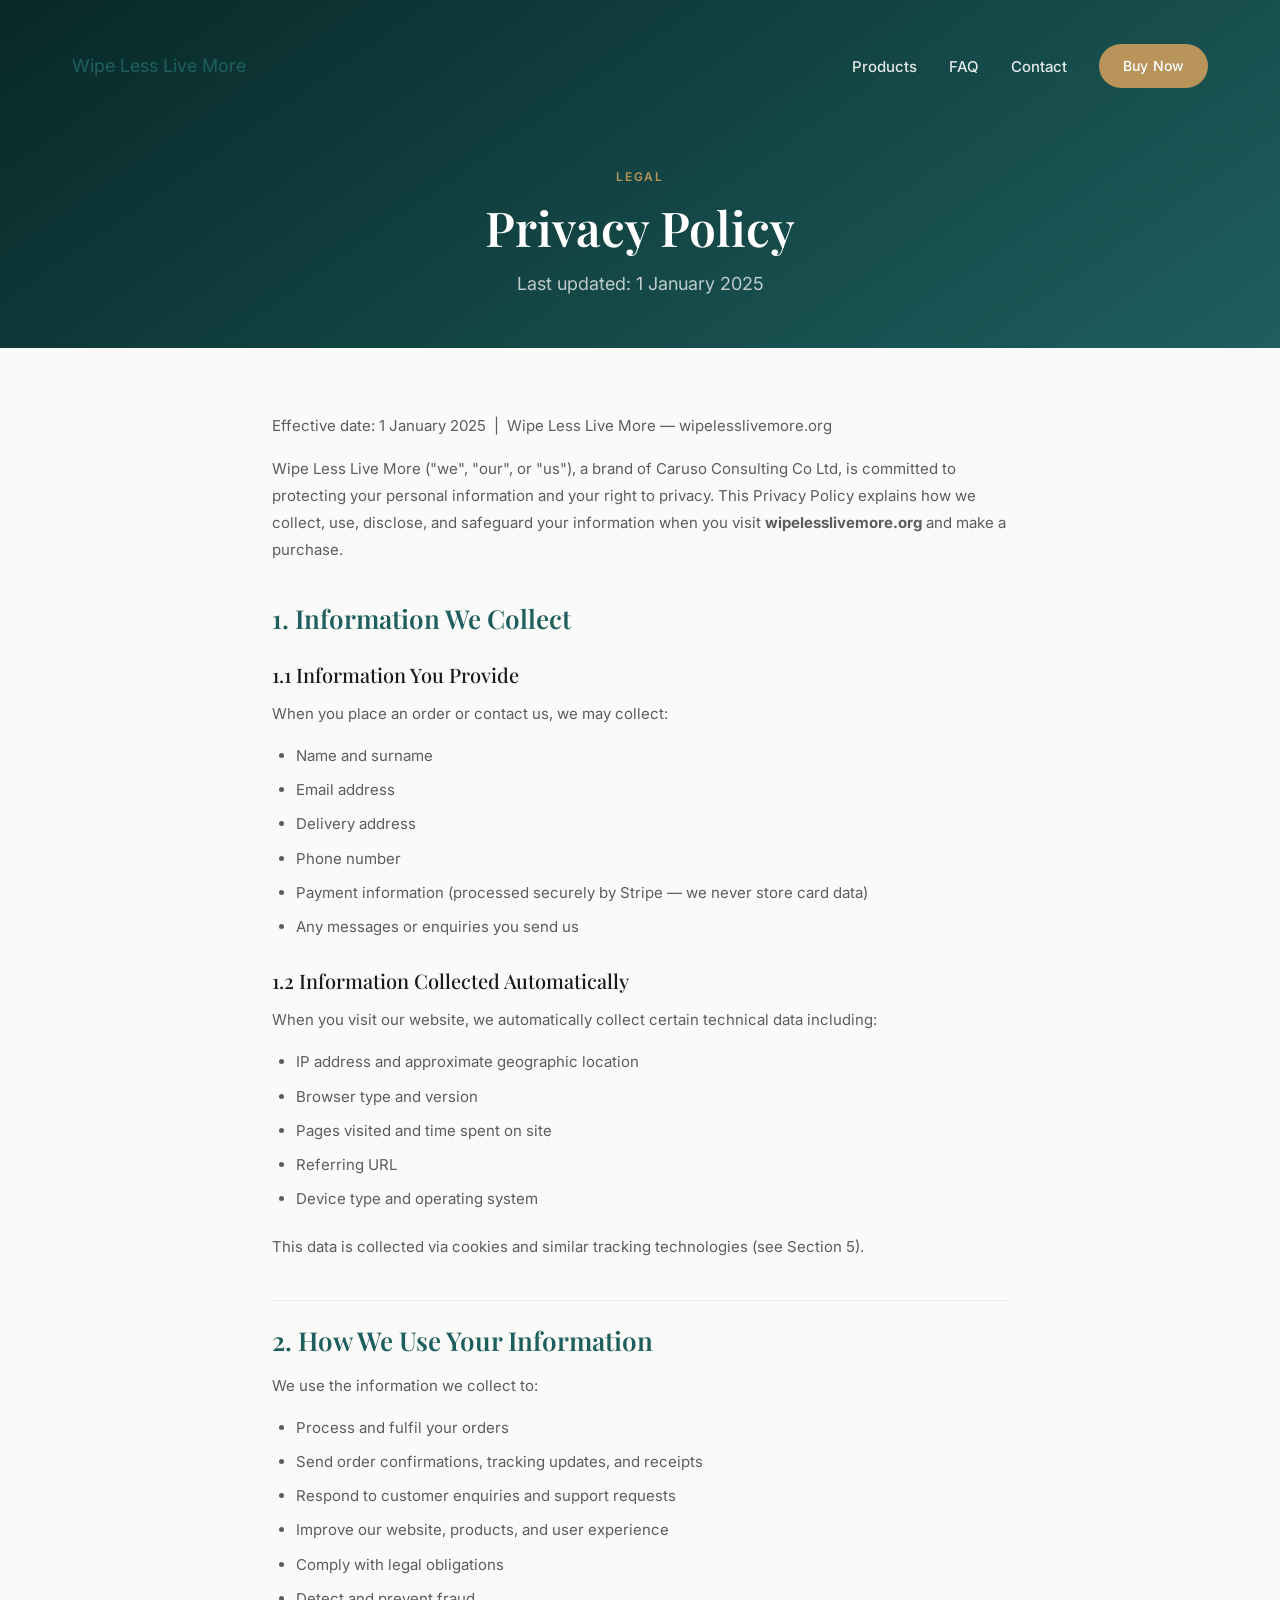
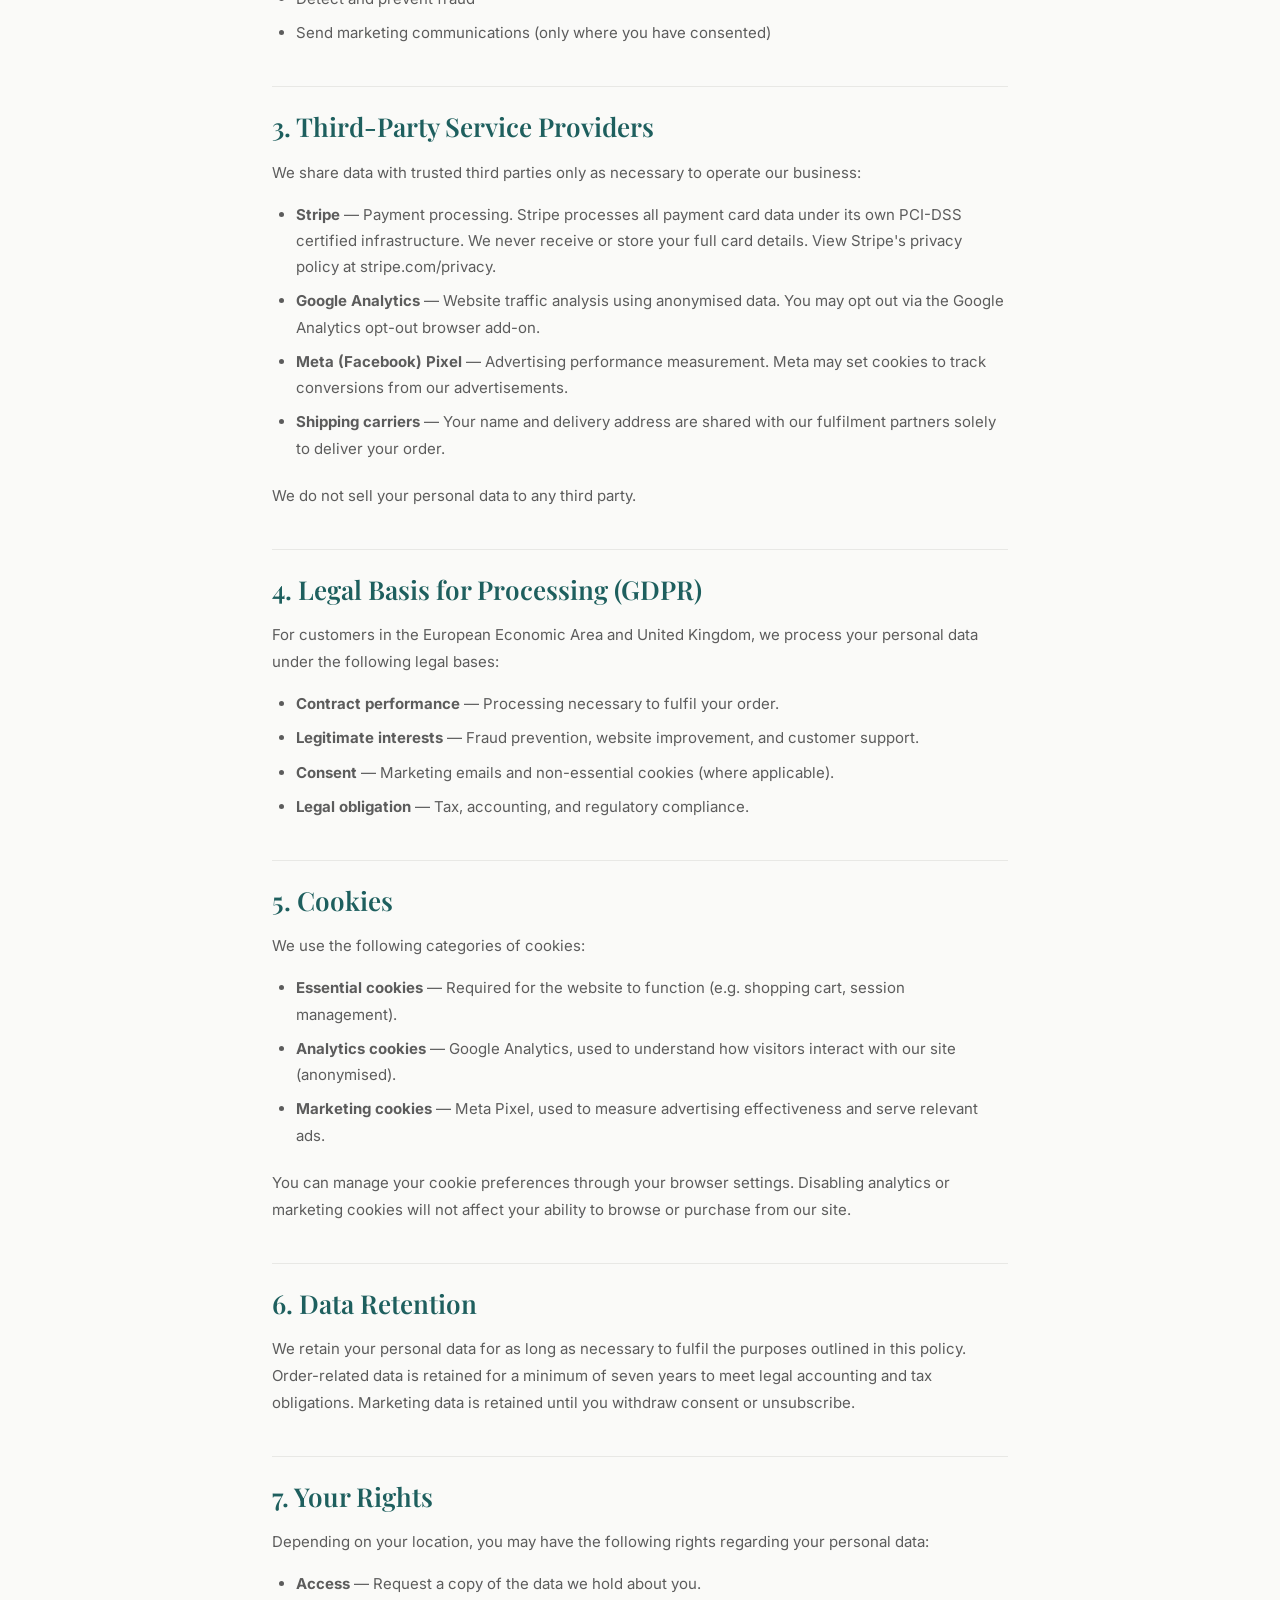
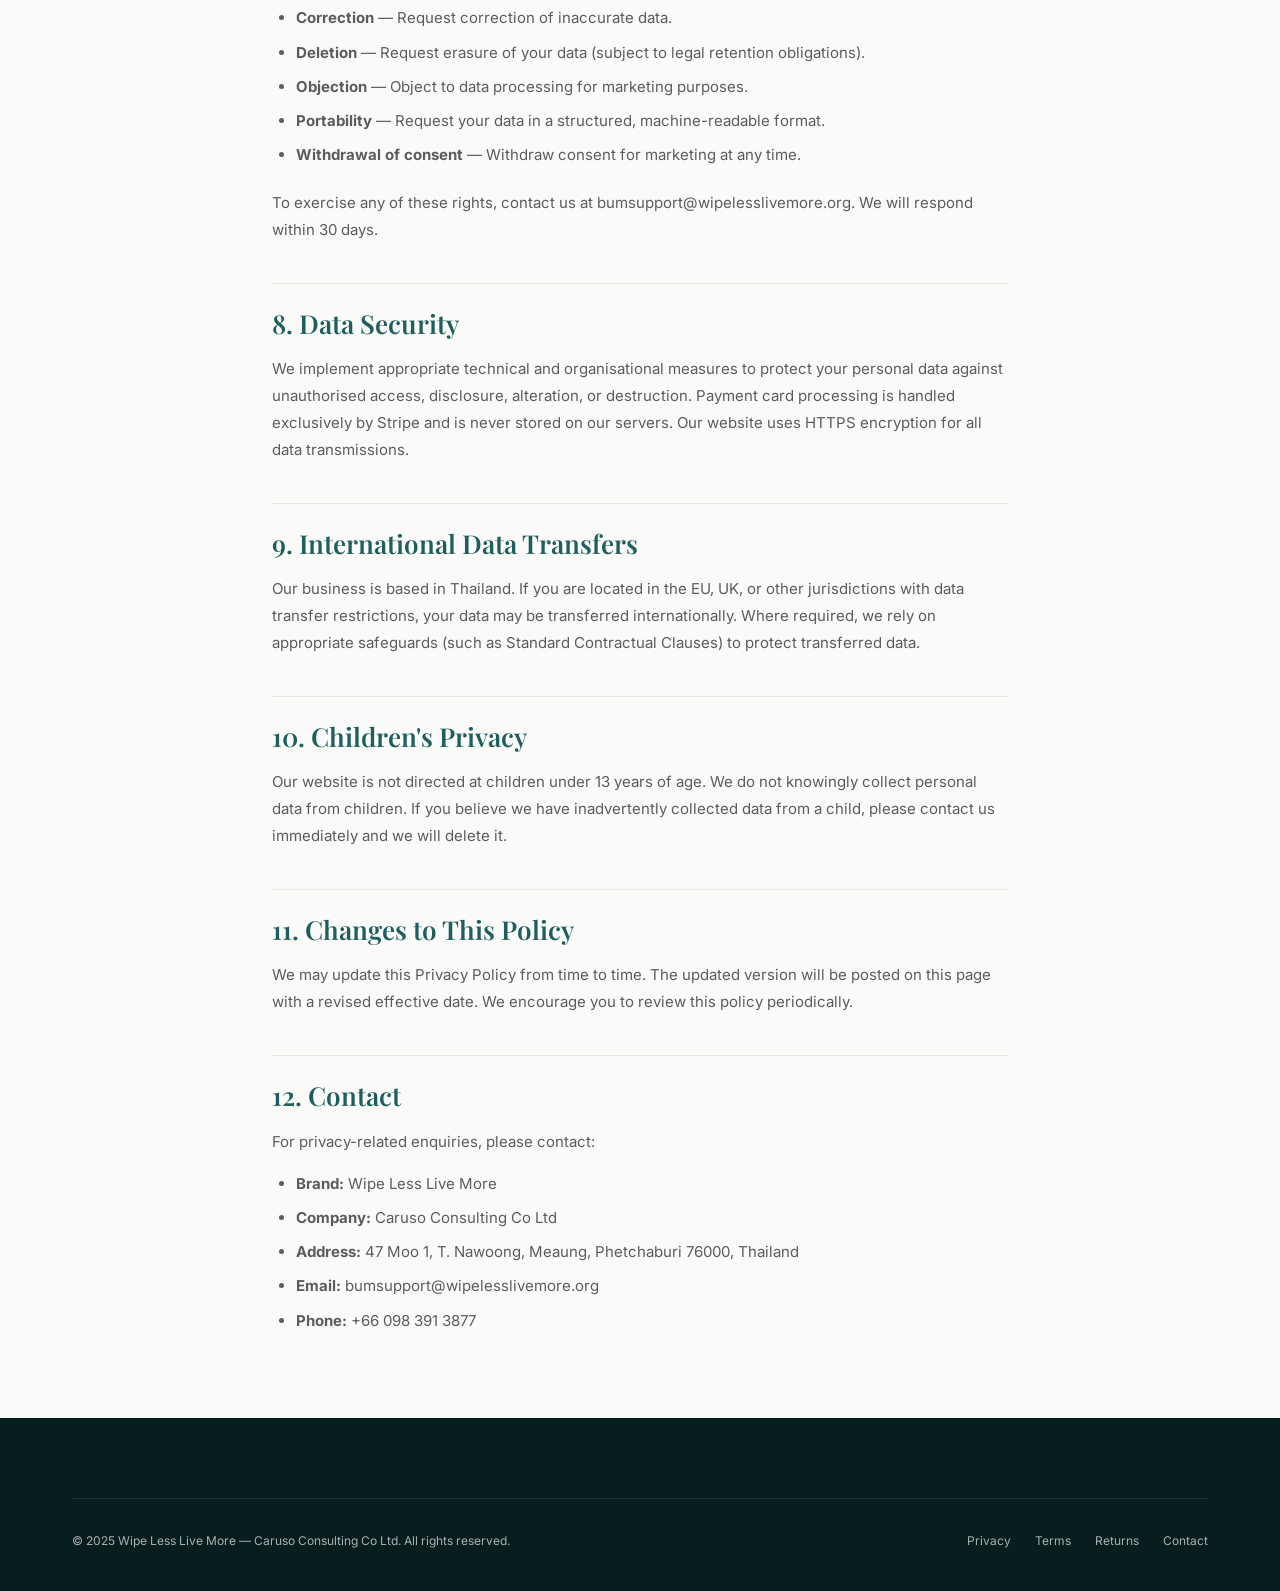
<file: privacy-policy.html>
<!DOCTYPE html>
<html lang="en">
<head>
  <meta charset="UTF-8">
  <meta name="viewport" content="width=device-width, initial-scale=1.0, viewport-fit=cover">
  <meta name="robots" content="index, follow">
  <link rel="canonical" href="https://wipelesslivemore.org/privacy-policy.html">
  <title>Privacy Policy — Wipe Less Live More</title>
  <meta name="description" content="Privacy Policy for wipelesslivemore.org — how we collect, use, and protect your personal data.">
  <link rel="stylesheet" href="styles.css">
  <link rel="icon" type="image/svg+xml" href="data:image/svg+xml,<svg xmlns='http://www.w3.org/2000/svg' viewBox='0 0 32 32'><rect width='32' height='32' rx='8' fill='%231E5F5E'/><text y='24' font-size='22' x='4'>💧</text></svg>">
  <!-- Google Ads -->
  <script async src="https://www.googletagmanager.com/gtag/js?id=AW-1000892273"></script>
  <script>
    window.dataLayer = window.dataLayer || [];
    function gtag(){dataLayer.push(arguments);}
    gtag('js', new Date());
    gtag('config', 'AW-1000892273');
  </script>
</head>
<body>

<!-- Nav -->
<nav class="nav scrolled" aria-label="Main navigation">
  <div class="container">
    <div class="nav-inner">
      <a href="index.html" class="nav-logo" style="color:var(--clr-primary);">Wipe Less Live More</a>
      <ul class="nav-links" role="list">
        <li><a href="index.html#products">Products</a></li>
        <li><a href="index.html#faq">FAQ</a></li>
        <li><a href="index.html#contact">Contact</a></li>
        <li><a href="https://buy.stripe.com/example2" class="btn nav-cta">Buy Now</a></li>
      </ul>
    </div>
  </div>
</nav>

<!-- Hero -->
<div class="legal-hero">
  <div class="container" style="padding-top:5rem;">
    <span class="section-label">Legal</span>
    <h2>Privacy Policy</h2>
    <p>Last updated: 1 January 2025</p>
  </div>
</div>

<!-- Body -->
<div class="container">
  <div class="legal-body">
    <p class="legal-updated">Effective date: 1 January 2025 &nbsp;|&nbsp; Wipe Less Live More — wipelesslivemore.org</p>

    <p>Wipe Less Live More ("we", "our", or "us"), a brand of Caruso Consulting Co Ltd, is committed to protecting your personal information and your right to privacy. This Privacy Policy explains how we collect, use, disclose, and safeguard your information when you visit <strong>wipelesslivemore.org</strong> and make a purchase.</p>

    <h2>1. Information We Collect</h2>
    <h3>1.1 Information You Provide</h3>
    <p>When you place an order or contact us, we may collect:</p>
    <ul>
      <li>Name and surname</li>
      <li>Email address</li>
      <li>Delivery address</li>
      <li>Phone number</li>
      <li>Payment information (processed securely by Stripe — we never store card data)</li>
      <li>Any messages or enquiries you send us</li>
    </ul>

    <h3>1.2 Information Collected Automatically</h3>
    <p>When you visit our website, we automatically collect certain technical data including:</p>
    <ul>
      <li>IP address and approximate geographic location</li>
      <li>Browser type and version</li>
      <li>Pages visited and time spent on site</li>
      <li>Referring URL</li>
      <li>Device type and operating system</li>
    </ul>
    <p>This data is collected via cookies and similar tracking technologies (see Section 5).</p>

    <h2>2. How We Use Your Information</h2>
    <p>We use the information we collect to:</p>
    <ul>
      <li>Process and fulfil your orders</li>
      <li>Send order confirmations, tracking updates, and receipts</li>
      <li>Respond to customer enquiries and support requests</li>
      <li>Improve our website, products, and user experience</li>
      <li>Comply with legal obligations</li>
      <li>Detect and prevent fraud</li>
      <li>Send marketing communications (only where you have consented)</li>
    </ul>

    <h2>3. Third-Party Service Providers</h2>
    <p>We share data with trusted third parties only as necessary to operate our business:</p>
    <ul>
      <li><strong>Stripe</strong> — Payment processing. Stripe processes all payment card data under its own PCI-DSS certified infrastructure. We never receive or store your full card details. View Stripe's privacy policy at <a href="https://stripe.com/privacy" target="_blank" rel="noopener">stripe.com/privacy</a>.</li>
      <li><strong>Google Analytics</strong> — Website traffic analysis using anonymised data. You may opt out via the Google Analytics opt-out browser add-on.</li>
      <li><strong>Meta (Facebook) Pixel</strong> — Advertising performance measurement. Meta may set cookies to track conversions from our advertisements.</li>
      <li><strong>Shipping carriers</strong> — Your name and delivery address are shared with our fulfilment partners solely to deliver your order.</li>
    </ul>
    <p>We do not sell your personal data to any third party.</p>

    <h2>4. Legal Basis for Processing (GDPR)</h2>
    <p>For customers in the European Economic Area and United Kingdom, we process your personal data under the following legal bases:</p>
    <ul>
      <li><strong>Contract performance</strong> — Processing necessary to fulfil your order.</li>
      <li><strong>Legitimate interests</strong> — Fraud prevention, website improvement, and customer support.</li>
      <li><strong>Consent</strong> — Marketing emails and non-essential cookies (where applicable).</li>
      <li><strong>Legal obligation</strong> — Tax, accounting, and regulatory compliance.</li>
    </ul>

    <h2>5. Cookies</h2>
    <p>We use the following categories of cookies:</p>
    <ul>
      <li><strong>Essential cookies</strong> — Required for the website to function (e.g. shopping cart, session management).</li>
      <li><strong>Analytics cookies</strong> — Google Analytics, used to understand how visitors interact with our site (anonymised).</li>
      <li><strong>Marketing cookies</strong> — Meta Pixel, used to measure advertising effectiveness and serve relevant ads.</li>
    </ul>
    <p>You can manage your cookie preferences through your browser settings. Disabling analytics or marketing cookies will not affect your ability to browse or purchase from our site.</p>

    <h2>6. Data Retention</h2>
    <p>We retain your personal data for as long as necessary to fulfil the purposes outlined in this policy. Order-related data is retained for a minimum of seven years to meet legal accounting and tax obligations. Marketing data is retained until you withdraw consent or unsubscribe.</p>

    <h2>7. Your Rights</h2>
    <p>Depending on your location, you may have the following rights regarding your personal data:</p>
    <ul>
      <li><strong>Access</strong> — Request a copy of the data we hold about you.</li>
      <li><strong>Correction</strong> — Request correction of inaccurate data.</li>
      <li><strong>Deletion</strong> — Request erasure of your data (subject to legal retention obligations).</li>
      <li><strong>Objection</strong> — Object to data processing for marketing purposes.</li>
      <li><strong>Portability</strong> — Request your data in a structured, machine-readable format.</li>
      <li><strong>Withdrawal of consent</strong> — Withdraw consent for marketing at any time.</li>
    </ul>
    <p>To exercise any of these rights, contact us at <a href="mailto:bumsupport@wipelesslivemore.org">bumsupport@wipelesslivemore.org</a>. We will respond within 30 days.</p>

    <h2>8. Data Security</h2>
    <p>We implement appropriate technical and organisational measures to protect your personal data against unauthorised access, disclosure, alteration, or destruction. Payment card processing is handled exclusively by Stripe and is never stored on our servers. Our website uses HTTPS encryption for all data transmissions.</p>

    <h2>9. International Data Transfers</h2>
    <p>Our business is based in Thailand. If you are located in the EU, UK, or other jurisdictions with data transfer restrictions, your data may be transferred internationally. Where required, we rely on appropriate safeguards (such as Standard Contractual Clauses) to protect transferred data.</p>

    <h2>10. Children's Privacy</h2>
    <p>Our website is not directed at children under 13 years of age. We do not knowingly collect personal data from children. If you believe we have inadvertently collected data from a child, please contact us immediately and we will delete it.</p>

    <h2>11. Changes to This Policy</h2>
    <p>We may update this Privacy Policy from time to time. The updated version will be posted on this page with a revised effective date. We encourage you to review this policy periodically.</p>

    <h2>12. Contact</h2>
    <p>For privacy-related enquiries, please contact:</p>
    <ul>
      <li><strong>Brand:</strong> Wipe Less Live More</li>
      <li><strong>Company:</strong> Caruso Consulting Co Ltd</li>
      <li><strong>Address:</strong> 47 Moo 1, T. Nawoong, Meaung, Phetchaburi 76000, Thailand</li>
      <li><strong>Email:</strong> <a href="mailto:bumsupport@wipelesslivemore.org">bumsupport@wipelesslivemore.org</a></li>
      <li><strong>Phone:</strong> <a href="tel:+66098391877">+66 098 391 3877</a></li>
    </ul>
  </div>
</div>

<!-- Footer -->
<footer class="footer" role="contentinfo">
  <div class="container">
    <hr class="footer-divider" style="margin-top:0;">
    <div class="footer-bottom">
      <span>&copy; 2025 Wipe Less Live More — Caruso Consulting Co Ltd. All rights reserved.</span>
      <div class="footer-legal-links">
        <a href="privacy-policy.html">Privacy</a>
        <a href="terms-and-conditions.html">Terms</a>
        <a href="shipping-returns.html">Returns</a>
        <a href="index.html#contact">Contact</a>
      </div>
    </div>
  </div>
</footer>

<script>
  window.addEventListener('scroll', () => {
    document.querySelector('.nav').classList.toggle('scrolled', window.scrollY > 20);
  }, { passive: true });
</script>
<!-- Google Ads -->
<script async src="https://www.googletagmanager.com/gtag/js?id=AW-1000892273"></script>
<script>
  window.dataLayer = window.dataLayer || [];
  function gtag(){dataLayer.push(arguments);}
  gtag('js', new Date());
  gtag('config', 'AW-1000892273');
</script>
</body>
</html>
</file>
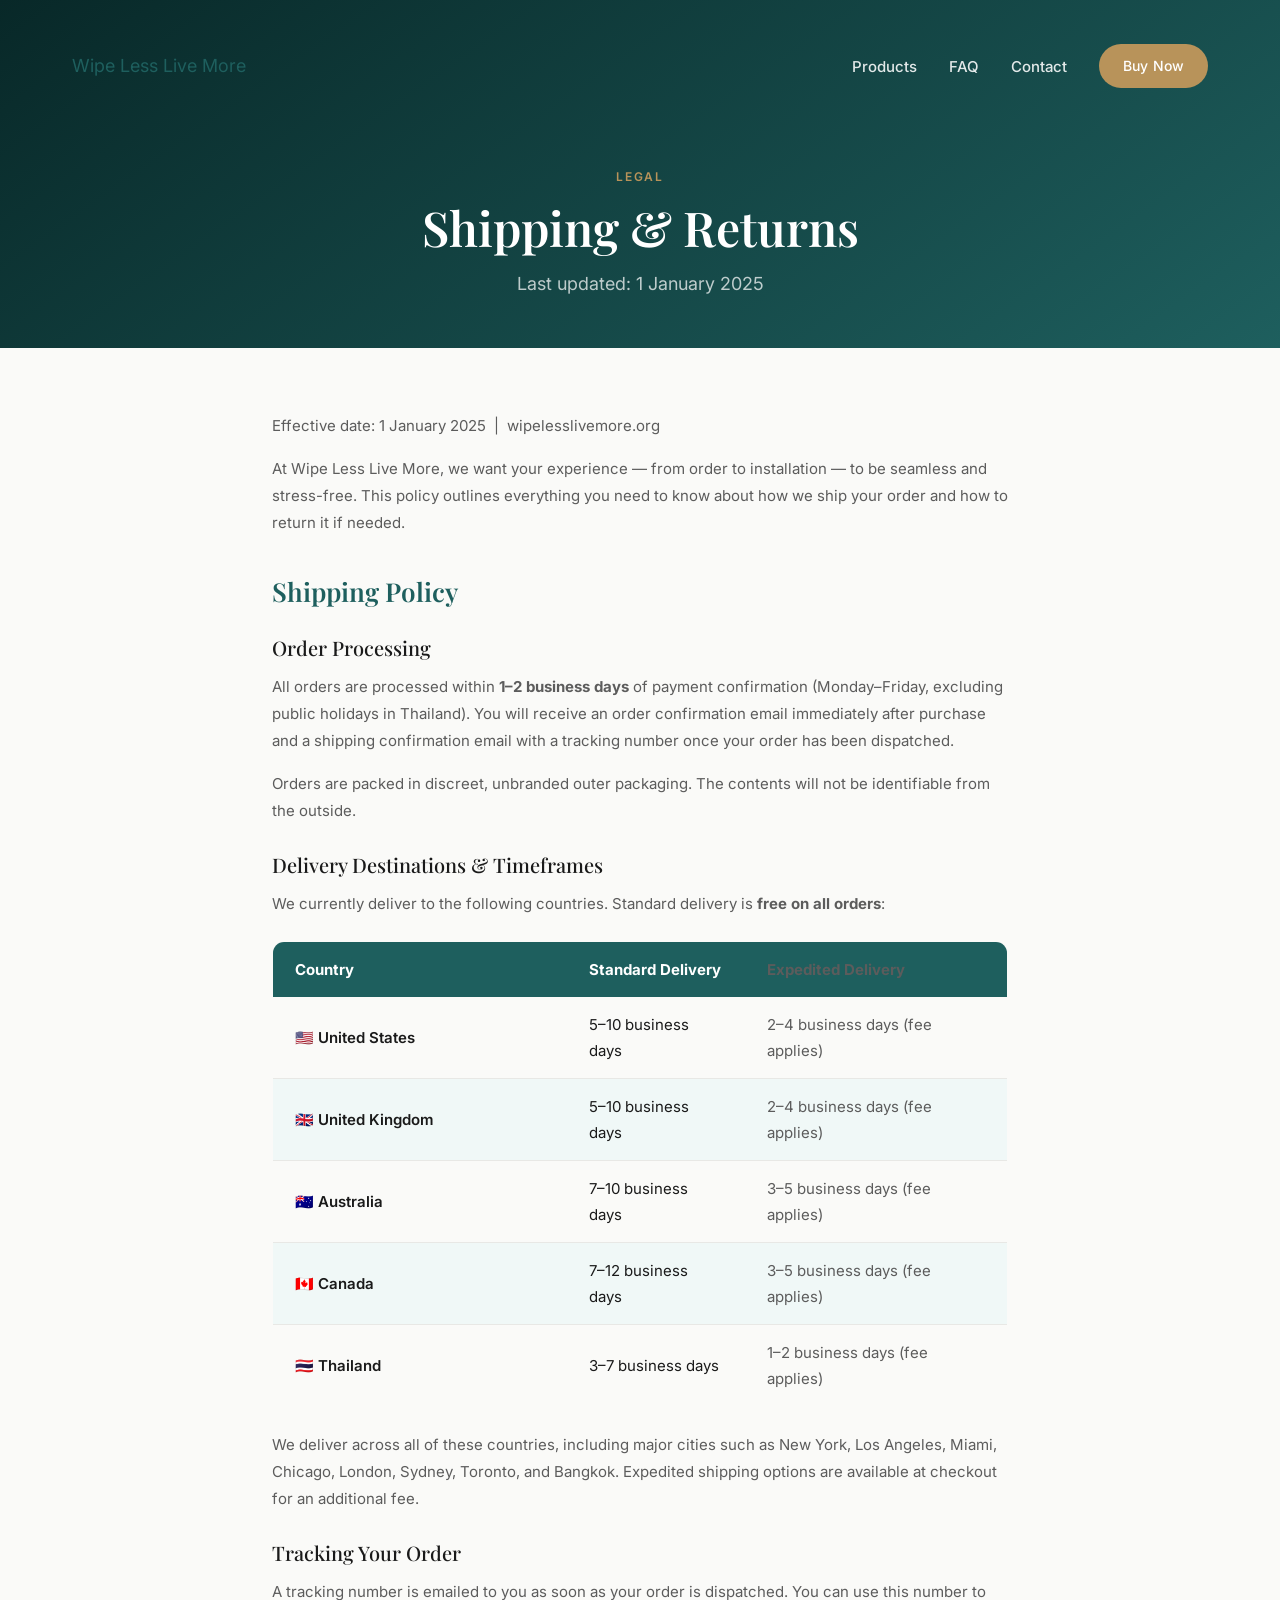
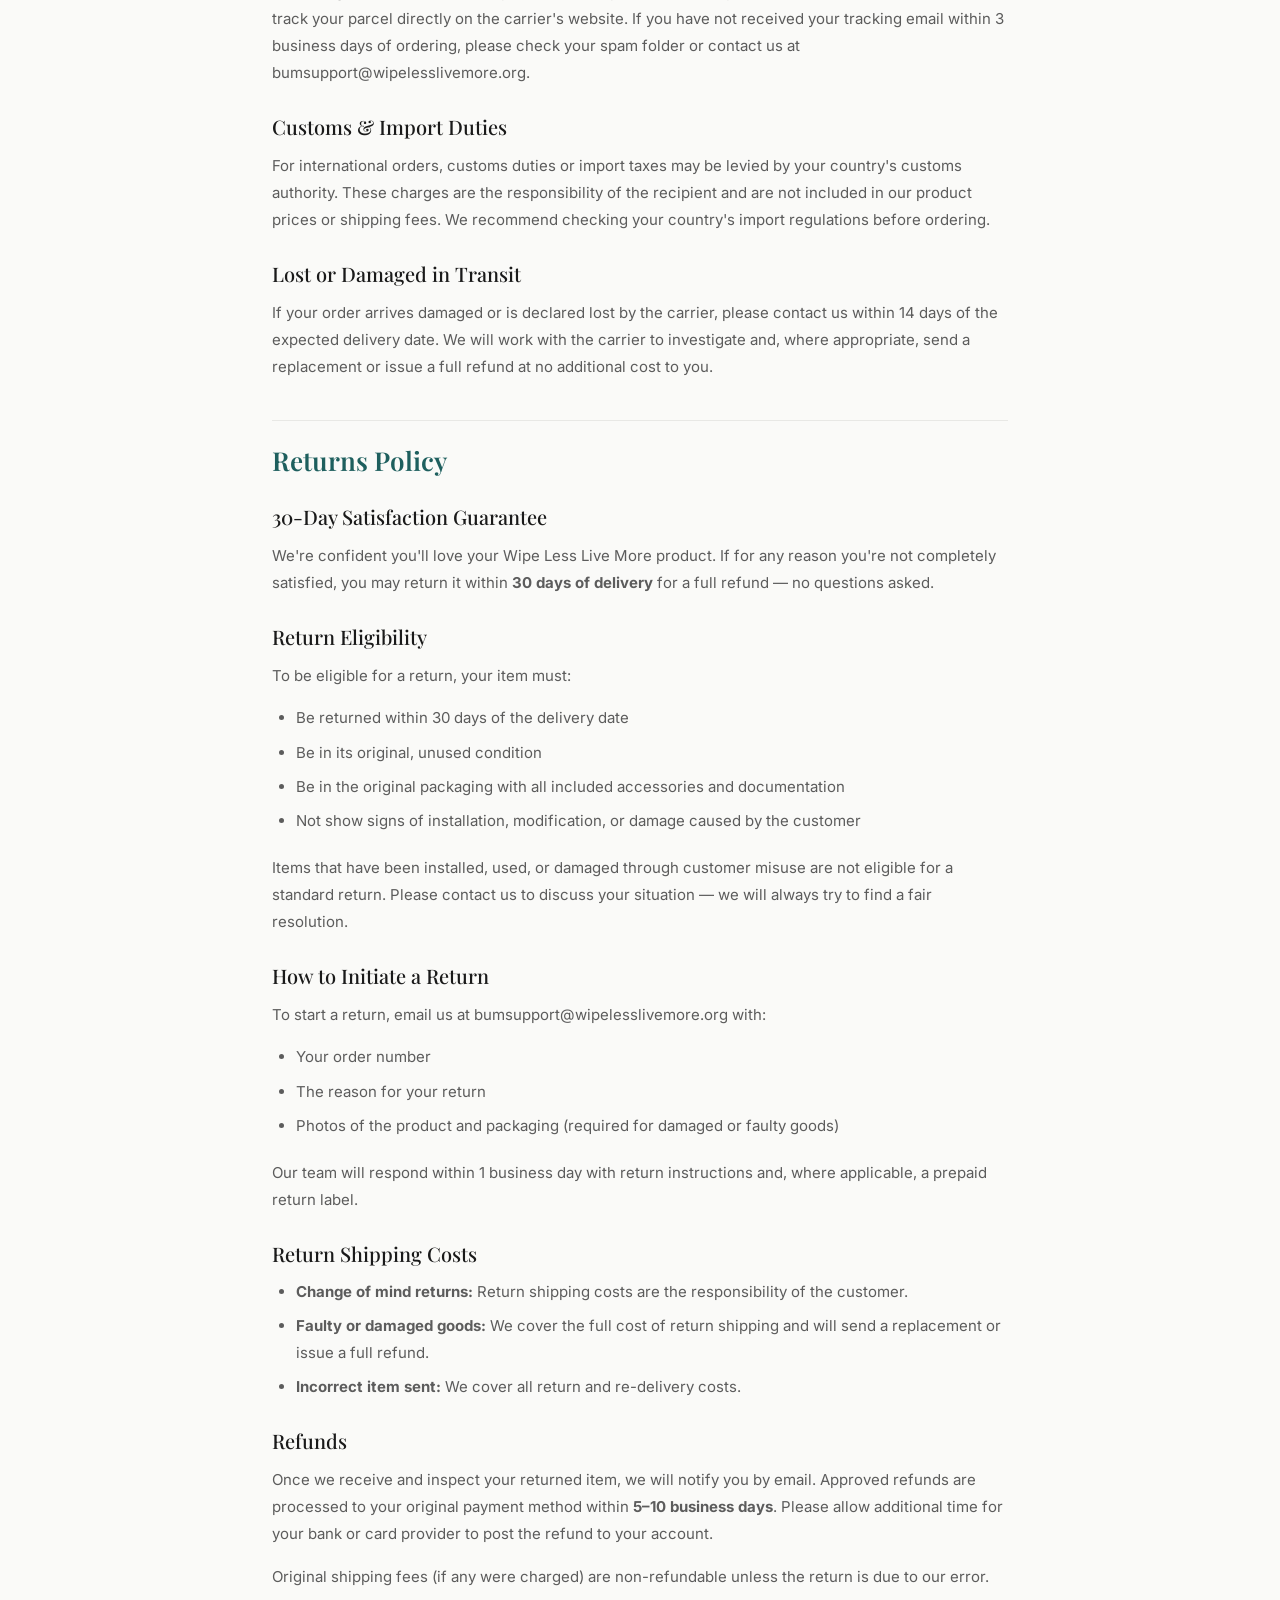
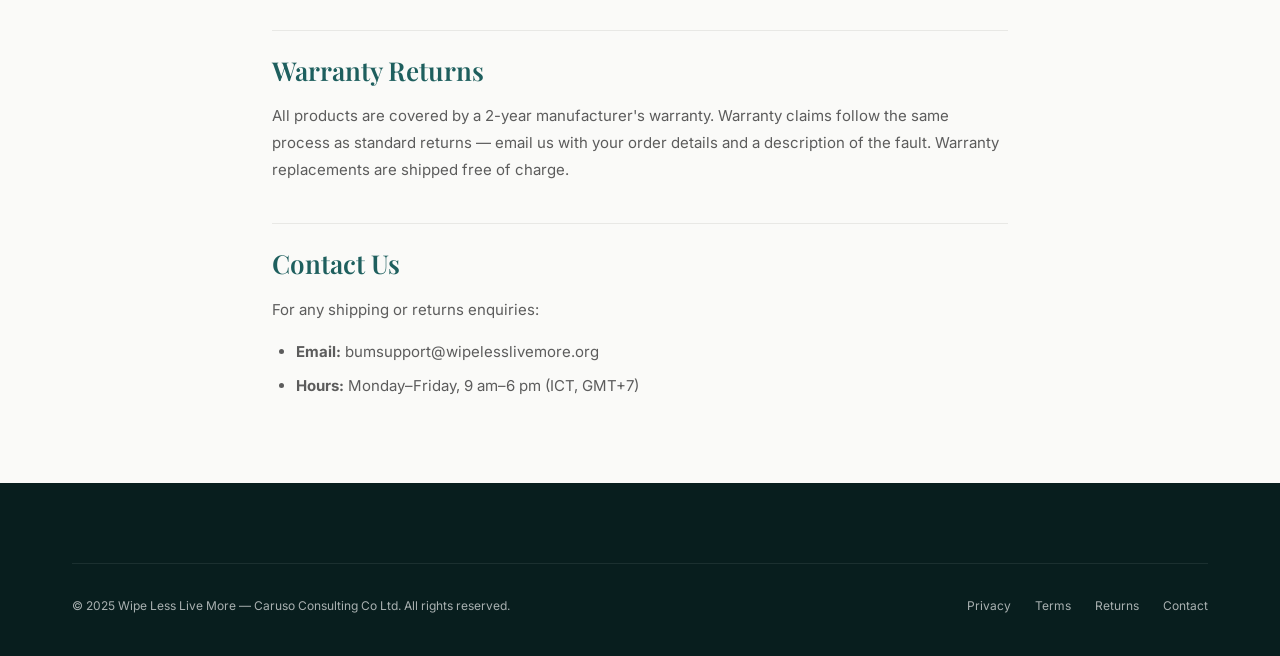
<file: shipping-returns.html>
<!DOCTYPE html>
<html lang="en">
<head>
  <meta charset="UTF-8">
  <meta name="viewport" content="width=device-width, initial-scale=1.0, viewport-fit=cover">
  <meta name="robots" content="index, follow">
  <link rel="canonical" href="https://wipelesslivemore.org/shipping-returns.html">
  <title>Shipping &amp; Returns — Wipe Less Live More</title>
  <meta name="description" content="Shipping times, delivery coverage, and our 30-day returns policy for Wipe Less Live More bidet attachments.">
  <link rel="stylesheet" href="styles.css">
  <link rel="icon" type="image/svg+xml" href="data:image/svg+xml,<svg xmlns='http://www.w3.org/2000/svg' viewBox='0 0 32 32'><rect width='32' height='32' rx='8' fill='%231E5F5E'/><text y='24' font-size='22' x='4'>💧</text></svg>">
  <!-- Google Ads -->
  <script async src="https://www.googletagmanager.com/gtag/js?id=AW-1000892273"></script>
  <script>
    window.dataLayer = window.dataLayer || [];
    function gtag(){dataLayer.push(arguments);}
    gtag('js', new Date());
    gtag('config', 'AW-1000892273');
  </script>
</head>
<body>

<nav class="nav scrolled" aria-label="Main navigation">
  <div class="container">
    <div class="nav-inner">
      <a href="index.html" class="nav-logo" style="color:var(--clr-primary);">Wipe Less Live More</a>
      <ul class="nav-links" role="list">
        <li><a href="index.html#products">Products</a></li>
        <li><a href="index.html#faq">FAQ</a></li>
        <li><a href="index.html#contact">Contact</a></li>
        <li><a href="https://buy.stripe.com/example2" class="btn nav-cta">Buy Now</a></li>
      </ul>
    </div>
  </div>
</nav>

<div class="legal-hero">
  <div class="container" style="padding-top:5rem;">
    <span class="section-label">Legal</span>
    <h2>Shipping &amp; Returns</h2>
    <p>Last updated: 1 January 2025</p>
  </div>
</div>

<div class="container">
  <div class="legal-body">
    <p class="legal-updated">Effective date: 1 January 2025 &nbsp;|&nbsp; wipelesslivemore.org</p>

    <p>At Wipe Less Live More, we want your experience — from order to installation — to be seamless and stress-free. This policy outlines everything you need to know about how we ship your order and how to return it if needed.</p>

    <h2>Shipping Policy</h2>

    <h3>Order Processing</h3>
    <p>All orders are processed within <strong>1–2 business days</strong> of payment confirmation (Monday–Friday, excluding public holidays in Thailand). You will receive an order confirmation email immediately after purchase and a shipping confirmation email with a tracking number once your order has been dispatched.</p>
    <p>Orders are packed in discreet, unbranded outer packaging. The contents will not be identifiable from the outside.</p>

    <h3>Delivery Destinations &amp; Timeframes</h3>
    <p>We currently deliver to the following countries. Standard delivery is <strong>free on all orders</strong>:</p>

    <table class="specs-table" style="margin:1.5rem 0;border:1px solid var(--clr-border);border-radius:var(--radius);overflow:hidden;">
      <thead>
        <tr style="background:var(--clr-primary);color:#fff;">
          <td style="font-weight:700;">Country</td>
          <td style="font-weight:700;">Standard Delivery</td>
          <td style="font-weight:700;">Expedited Delivery</td>
        </tr>
      </thead>
      <tbody>
        <tr><td>🇺🇸 United States</td><td>5–10 business days</td><td>2–4 business days (fee applies)</td></tr>
        <tr><td>🇬🇧 United Kingdom</td><td>5–10 business days</td><td>2–4 business days (fee applies)</td></tr>
        <tr><td>🇦🇺 Australia</td><td>7–10 business days</td><td>3–5 business days (fee applies)</td></tr>
        <tr><td>🇨🇦 Canada</td><td>7–12 business days</td><td>3–5 business days (fee applies)</td></tr>
        <tr><td>🇹🇭 Thailand</td><td>3–7 business days</td><td>1–2 business days (fee applies)</td></tr>
      </tbody>
    </table>

    <p>We deliver across all of these countries, including major cities such as New York, Los Angeles, Miami, Chicago, London, Sydney, Toronto, and Bangkok. Expedited shipping options are available at checkout for an additional fee.</p>

    <h3>Tracking Your Order</h3>
    <p>A tracking number is emailed to you as soon as your order is dispatched. You can use this number to track your parcel directly on the carrier's website. If you have not received your tracking email within 3 business days of ordering, please check your spam folder or contact us at <a href="mailto:bumsupport@wipelesslivemore.org">bumsupport@wipelesslivemore.org</a>.</p>

    <h3>Customs &amp; Import Duties</h3>
    <p>For international orders, customs duties or import taxes may be levied by your country's customs authority. These charges are the responsibility of the recipient and are not included in our product prices or shipping fees. We recommend checking your country's import regulations before ordering.</p>

    <h3>Lost or Damaged in Transit</h3>
    <p>If your order arrives damaged or is declared lost by the carrier, please contact us within 14 days of the expected delivery date. We will work with the carrier to investigate and, where appropriate, send a replacement or issue a full refund at no additional cost to you.</p>

    <h2>Returns Policy</h2>

    <h3>30-Day Satisfaction Guarantee</h3>
    <p>We're confident you'll love your Wipe Less Live More product. If for any reason you're not completely satisfied, you may return it within <strong>30 days of delivery</strong> for a full refund — no questions asked.</p>

    <h3>Return Eligibility</h3>
    <p>To be eligible for a return, your item must:</p>
    <ul>
      <li>Be returned within 30 days of the delivery date</li>
      <li>Be in its original, unused condition</li>
      <li>Be in the original packaging with all included accessories and documentation</li>
      <li>Not show signs of installation, modification, or damage caused by the customer</li>
    </ul>
    <p>Items that have been installed, used, or damaged through customer misuse are not eligible for a standard return. Please contact us to discuss your situation — we will always try to find a fair resolution.</p>

    <h3>How to Initiate a Return</h3>
    <p>To start a return, email us at <a href="mailto:bumsupport@wipelesslivemore.org">bumsupport@wipelesslivemore.org</a> with:</p>
    <ul>
      <li>Your order number</li>
      <li>The reason for your return</li>
      <li>Photos of the product and packaging (required for damaged or faulty goods)</li>
    </ul>
    <p>Our team will respond within 1 business day with return instructions and, where applicable, a prepaid return label.</p>

    <h3>Return Shipping Costs</h3>
    <ul>
      <li><strong>Change of mind returns:</strong> Return shipping costs are the responsibility of the customer.</li>
      <li><strong>Faulty or damaged goods:</strong> We cover the full cost of return shipping and will send a replacement or issue a full refund.</li>
      <li><strong>Incorrect item sent:</strong> We cover all return and re-delivery costs.</li>
    </ul>

    <h3>Refunds</h3>
    <p>Once we receive and inspect your returned item, we will notify you by email. Approved refunds are processed to your original payment method within <strong>5–10 business days</strong>. Please allow additional time for your bank or card provider to post the refund to your account.</p>
    <p>Original shipping fees (if any were charged) are non-refundable unless the return is due to our error.</p>

    <h2>Warranty Returns</h2>
    <p>All products are covered by a 2-year manufacturer's warranty. Warranty claims follow the same process as standard returns — email us with your order details and a description of the fault. Warranty replacements are shipped free of charge.</p>

    <h2>Contact Us</h2>
    <p>For any shipping or returns enquiries:</p>
    <ul>
      <li><strong>Email:</strong> <a href="mailto:bumsupport@wipelesslivemore.org">bumsupport@wipelesslivemore.org</a></li>
      <li><strong>Hours:</strong> Monday–Friday, 9 am–6 pm (ICT, GMT+7)</li>
    </ul>
  </div>
</div>

<footer class="footer" role="contentinfo">
  <div class="container">
    <hr class="footer-divider" style="margin-top:0;">
    <div class="footer-bottom">
      <span>&copy; 2025 Wipe Less Live More — Caruso Consulting Co Ltd. All rights reserved.</span>
      <div class="footer-legal-links">
        <a href="privacy-policy.html">Privacy</a>
        <a href="terms-and-conditions.html">Terms</a>
        <a href="shipping-returns.html">Returns</a>
        <a href="index.html#contact">Contact</a>
      </div>
    </div>
  </div>
</footer>

<script>
  window.addEventListener('scroll', () => {
    document.querySelector('.nav').classList.toggle('scrolled', window.scrollY > 20);
  }, { passive: true });
</script>
<!-- Google Ads -->
<script async src="https://www.googletagmanager.com/gtag/js?id=AW-1000892273"></script>
<script>
  window.dataLayer = window.dataLayer || [];
  function gtag(){dataLayer.push(arguments);}
  gtag('js', new Date());
  gtag('config', 'AW-1000892273');
</script>
</body>
</html>
</file>
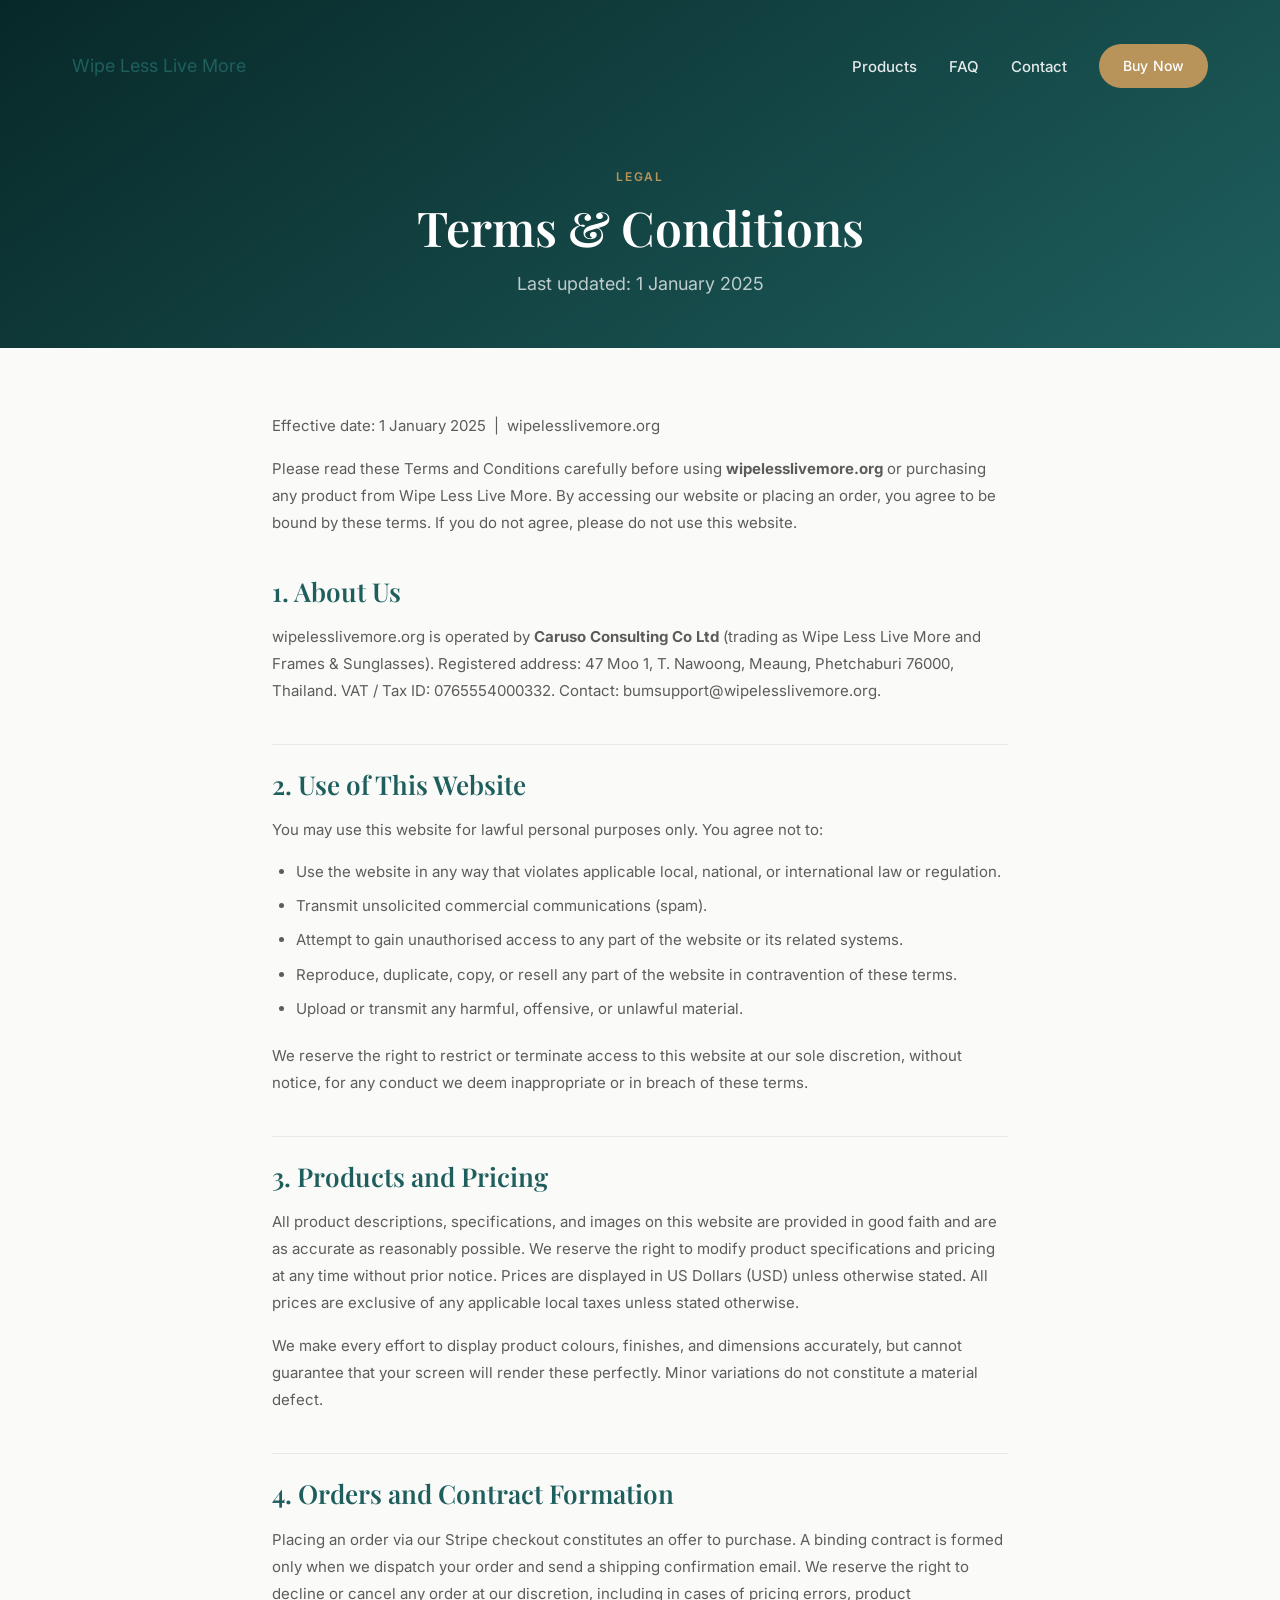
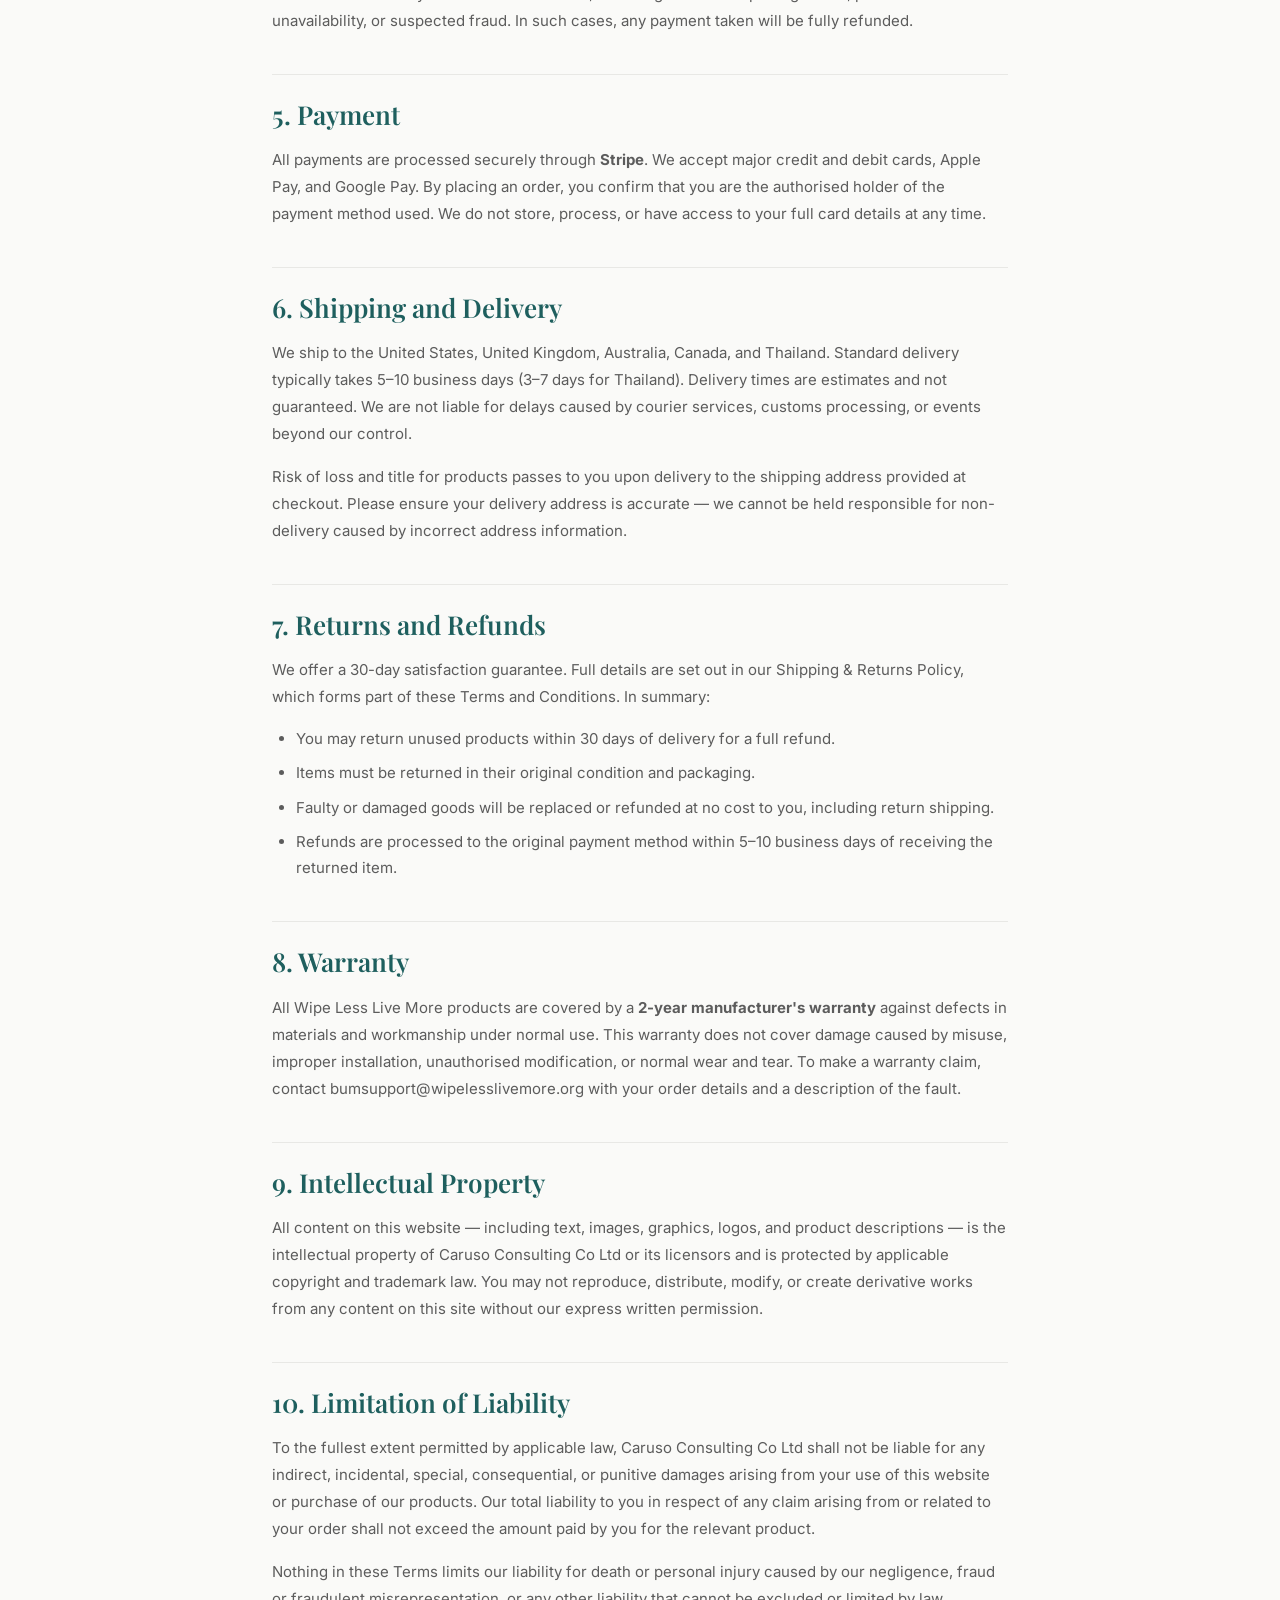
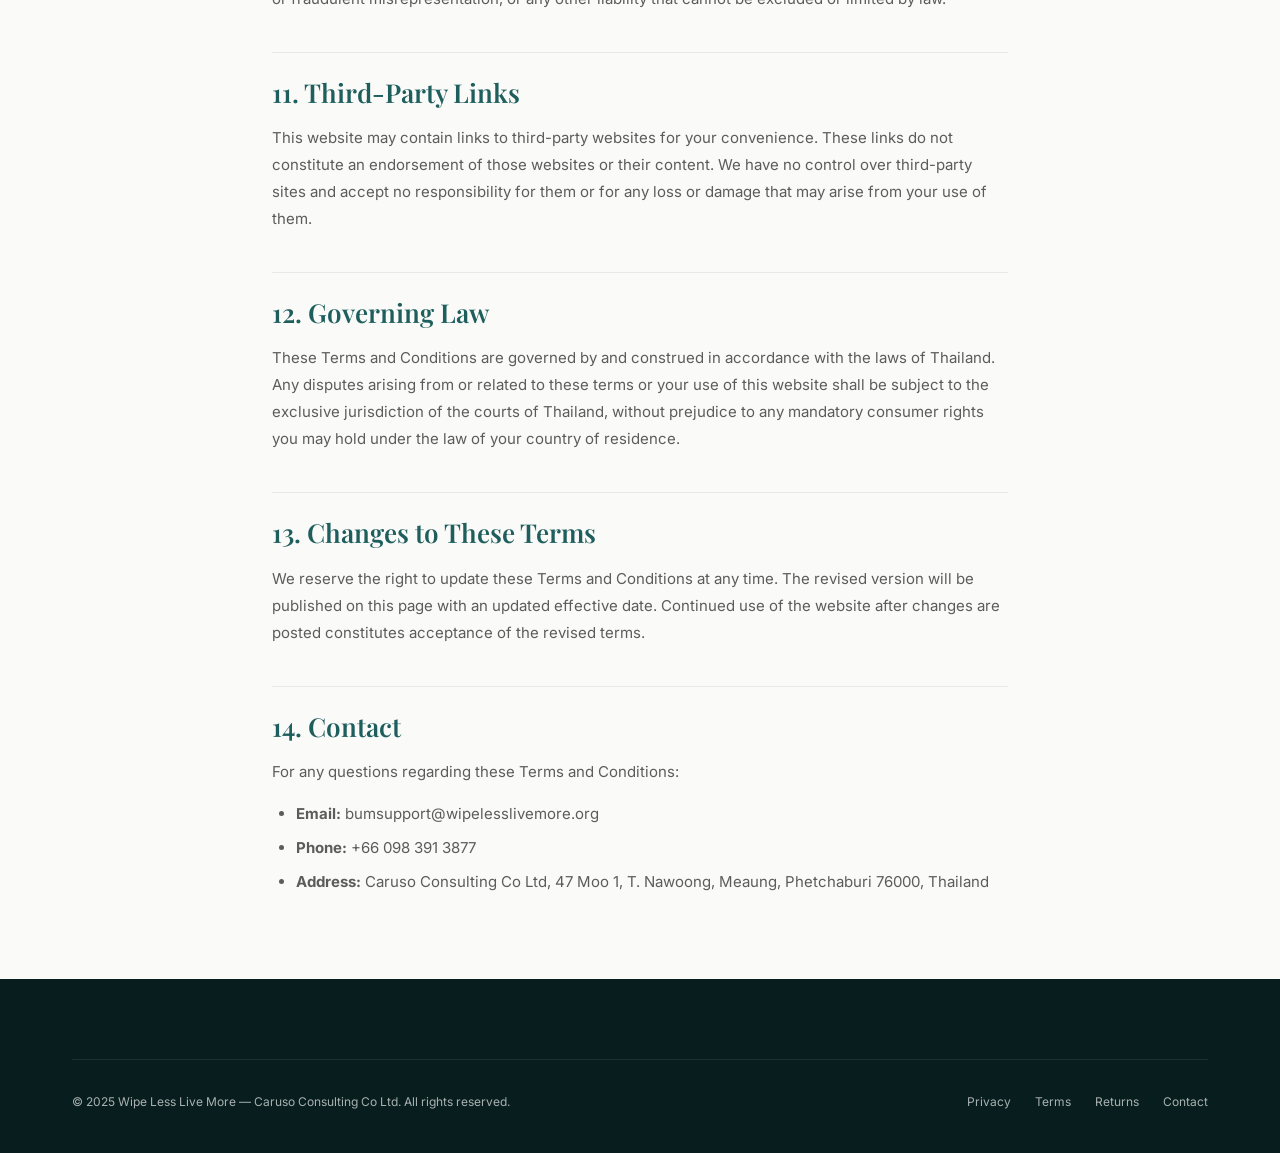
<file: terms-and-conditions.html>
<!DOCTYPE html>
<html lang="en">
<head>
  <meta charset="UTF-8">
  <meta name="viewport" content="width=device-width, initial-scale=1.0, viewport-fit=cover">
  <meta name="robots" content="index, follow">
  <link rel="canonical" href="https://wipelesslivemore.org/terms-and-conditions.html">
  <title>Terms &amp; Conditions — Wipe Less Live More</title>
  <meta name="description" content="Terms and Conditions for wipelesslivemore.org — your rights, our obligations, and the rules governing use of this website and purchase of our products.">
  <link rel="stylesheet" href="styles.css">
  <link rel="icon" type="image/svg+xml" href="data:image/svg+xml,<svg xmlns='http://www.w3.org/2000/svg' viewBox='0 0 32 32'><rect width='32' height='32' rx='8' fill='%231E5F5E'/><text y='24' font-size='22' x='4'>💧</text></svg>">
  <!-- Google Ads -->
  <script async src="https://www.googletagmanager.com/gtag/js?id=AW-1000892273"></script>
  <script>
    window.dataLayer = window.dataLayer || [];
    function gtag(){dataLayer.push(arguments);}
    gtag('js', new Date());
    gtag('config', 'AW-1000892273');
  </script>
</head>
<body>

<nav class="nav scrolled" aria-label="Main navigation">
  <div class="container">
    <div class="nav-inner">
      <a href="index.html" class="nav-logo" style="color:var(--clr-primary);">Wipe Less Live More</a>
      <ul class="nav-links" role="list">
        <li><a href="index.html#products">Products</a></li>
        <li><a href="index.html#faq">FAQ</a></li>
        <li><a href="index.html#contact">Contact</a></li>
        <li><a href="https://buy.stripe.com/example2" class="btn nav-cta">Buy Now</a></li>
      </ul>
    </div>
  </div>
</nav>

<div class="legal-hero">
  <div class="container" style="padding-top:5rem;">
    <span class="section-label">Legal</span>
    <h2>Terms &amp; Conditions</h2>
    <p>Last updated: 1 January 2025</p>
  </div>
</div>

<div class="container">
  <div class="legal-body">
    <p class="legal-updated">Effective date: 1 January 2025 &nbsp;|&nbsp; wipelesslivemore.org</p>

    <p>Please read these Terms and Conditions carefully before using <strong>wipelesslivemore.org</strong> or purchasing any product from Wipe Less Live More. By accessing our website or placing an order, you agree to be bound by these terms. If you do not agree, please do not use this website.</p>

    <h2>1. About Us</h2>
    <p>wipelesslivemore.org is operated by <strong>Caruso Consulting Co Ltd</strong> (trading as Wipe Less Live More and Frames &amp; Sunglasses). Registered address: 47 Moo 1, T. Nawoong, Meaung, Phetchaburi 76000, Thailand. VAT / Tax ID: 0765554000332. Contact: <a href="mailto:bumsupport@wipelesslivemore.org">bumsupport@wipelesslivemore.org</a>.</p>

    <h2>2. Use of This Website</h2>
    <p>You may use this website for lawful personal purposes only. You agree not to:</p>
    <ul>
      <li>Use the website in any way that violates applicable local, national, or international law or regulation.</li>
      <li>Transmit unsolicited commercial communications (spam).</li>
      <li>Attempt to gain unauthorised access to any part of the website or its related systems.</li>
      <li>Reproduce, duplicate, copy, or resell any part of the website in contravention of these terms.</li>
      <li>Upload or transmit any harmful, offensive, or unlawful material.</li>
    </ul>
    <p>We reserve the right to restrict or terminate access to this website at our sole discretion, without notice, for any conduct we deem inappropriate or in breach of these terms.</p>

    <h2>3. Products and Pricing</h2>
    <p>All product descriptions, specifications, and images on this website are provided in good faith and are as accurate as reasonably possible. We reserve the right to modify product specifications and pricing at any time without prior notice. Prices are displayed in US Dollars (USD) unless otherwise stated. All prices are exclusive of any applicable local taxes unless stated otherwise.</p>
    <p>We make every effort to display product colours, finishes, and dimensions accurately, but cannot guarantee that your screen will render these perfectly. Minor variations do not constitute a material defect.</p>

    <h2>4. Orders and Contract Formation</h2>
    <p>Placing an order via our Stripe checkout constitutes an offer to purchase. A binding contract is formed only when we dispatch your order and send a shipping confirmation email. We reserve the right to decline or cancel any order at our discretion, including in cases of pricing errors, product unavailability, or suspected fraud. In such cases, any payment taken will be fully refunded.</p>

    <h2>5. Payment</h2>
    <p>All payments are processed securely through <strong>Stripe</strong>. We accept major credit and debit cards, Apple Pay, and Google Pay. By placing an order, you confirm that you are the authorised holder of the payment method used. We do not store, process, or have access to your full card details at any time.</p>

    <h2>6. Shipping and Delivery</h2>
    <p>We ship to the United States, United Kingdom, Australia, Canada, and Thailand. Standard delivery typically takes 5–10 business days (3–7 days for Thailand). Delivery times are estimates and not guaranteed. We are not liable for delays caused by courier services, customs processing, or events beyond our control.</p>
    <p>Risk of loss and title for products passes to you upon delivery to the shipping address provided at checkout. Please ensure your delivery address is accurate — we cannot be held responsible for non-delivery caused by incorrect address information.</p>

    <h2>7. Returns and Refunds</h2>
    <p>We offer a 30-day satisfaction guarantee. Full details are set out in our <a href="shipping-returns.html">Shipping &amp; Returns Policy</a>, which forms part of these Terms and Conditions. In summary:</p>
    <ul>
      <li>You may return unused products within 30 days of delivery for a full refund.</li>
      <li>Items must be returned in their original condition and packaging.</li>
      <li>Faulty or damaged goods will be replaced or refunded at no cost to you, including return shipping.</li>
      <li>Refunds are processed to the original payment method within 5–10 business days of receiving the returned item.</li>
    </ul>

    <h2>8. Warranty</h2>
    <p>All Wipe Less Live More products are covered by a <strong>2-year manufacturer's warranty</strong> against defects in materials and workmanship under normal use. This warranty does not cover damage caused by misuse, improper installation, unauthorised modification, or normal wear and tear. To make a warranty claim, contact <a href="mailto:bumsupport@wipelesslivemore.org">bumsupport@wipelesslivemore.org</a> with your order details and a description of the fault.</p>

    <h2>9. Intellectual Property</h2>
    <p>All content on this website — including text, images, graphics, logos, and product descriptions — is the intellectual property of Caruso Consulting Co Ltd or its licensors and is protected by applicable copyright and trademark law. You may not reproduce, distribute, modify, or create derivative works from any content on this site without our express written permission.</p>

    <h2>10. Limitation of Liability</h2>
    <p>To the fullest extent permitted by applicable law, Caruso Consulting Co Ltd shall not be liable for any indirect, incidental, special, consequential, or punitive damages arising from your use of this website or purchase of our products. Our total liability to you in respect of any claim arising from or related to your order shall not exceed the amount paid by you for the relevant product.</p>
    <p>Nothing in these Terms limits our liability for death or personal injury caused by our negligence, fraud or fraudulent misrepresentation, or any other liability that cannot be excluded or limited by law.</p>

    <h2>11. Third-Party Links</h2>
    <p>This website may contain links to third-party websites for your convenience. These links do not constitute an endorsement of those websites or their content. We have no control over third-party sites and accept no responsibility for them or for any loss or damage that may arise from your use of them.</p>

    <h2>12. Governing Law</h2>
    <p>These Terms and Conditions are governed by and construed in accordance with the laws of Thailand. Any disputes arising from or related to these terms or your use of this website shall be subject to the exclusive jurisdiction of the courts of Thailand, without prejudice to any mandatory consumer rights you may hold under the law of your country of residence.</p>

    <h2>13. Changes to These Terms</h2>
    <p>We reserve the right to update these Terms and Conditions at any time. The revised version will be published on this page with an updated effective date. Continued use of the website after changes are posted constitutes acceptance of the revised terms.</p>

    <h2>14. Contact</h2>
    <p>For any questions regarding these Terms and Conditions:</p>
    <ul>
      <li><strong>Email:</strong> <a href="mailto:bumsupport@wipelesslivemore.org">bumsupport@wipelesslivemore.org</a></li>
      <li><strong>Phone:</strong> <a href="tel:+66098391877">+66 098 391 3877</a></li>
      <li><strong>Address:</strong> Caruso Consulting Co Ltd, 47 Moo 1, T. Nawoong, Meaung, Phetchaburi 76000, Thailand</li>
    </ul>
  </div>
</div>

<footer class="footer" role="contentinfo">
  <div class="container">
    <hr class="footer-divider" style="margin-top:0;">
    <div class="footer-bottom">
      <span>&copy; 2025 Wipe Less Live More — Caruso Consulting Co Ltd. All rights reserved.</span>
      <div class="footer-legal-links">
        <a href="privacy-policy.html">Privacy</a>
        <a href="terms-and-conditions.html">Terms</a>
        <a href="shipping-returns.html">Returns</a>
        <a href="index.html#contact">Contact</a>
      </div>
    </div>
  </div>
</footer>

<script>
  window.addEventListener('scroll', () => {
    document.querySelector('.nav').classList.toggle('scrolled', window.scrollY > 20);
  }, { passive: true });
</script>
<!-- Google Ads -->
<script async src="https://www.googletagmanager.com/gtag/js?id=AW-1000892273"></script>
<script>
  window.dataLayer = window.dataLayer || [];
  function gtag(){dataLayer.push(arguments);}
  gtag('js', new Date());
  gtag('config', 'AW-1000892273');
</script>
</body>
</html>
</file>
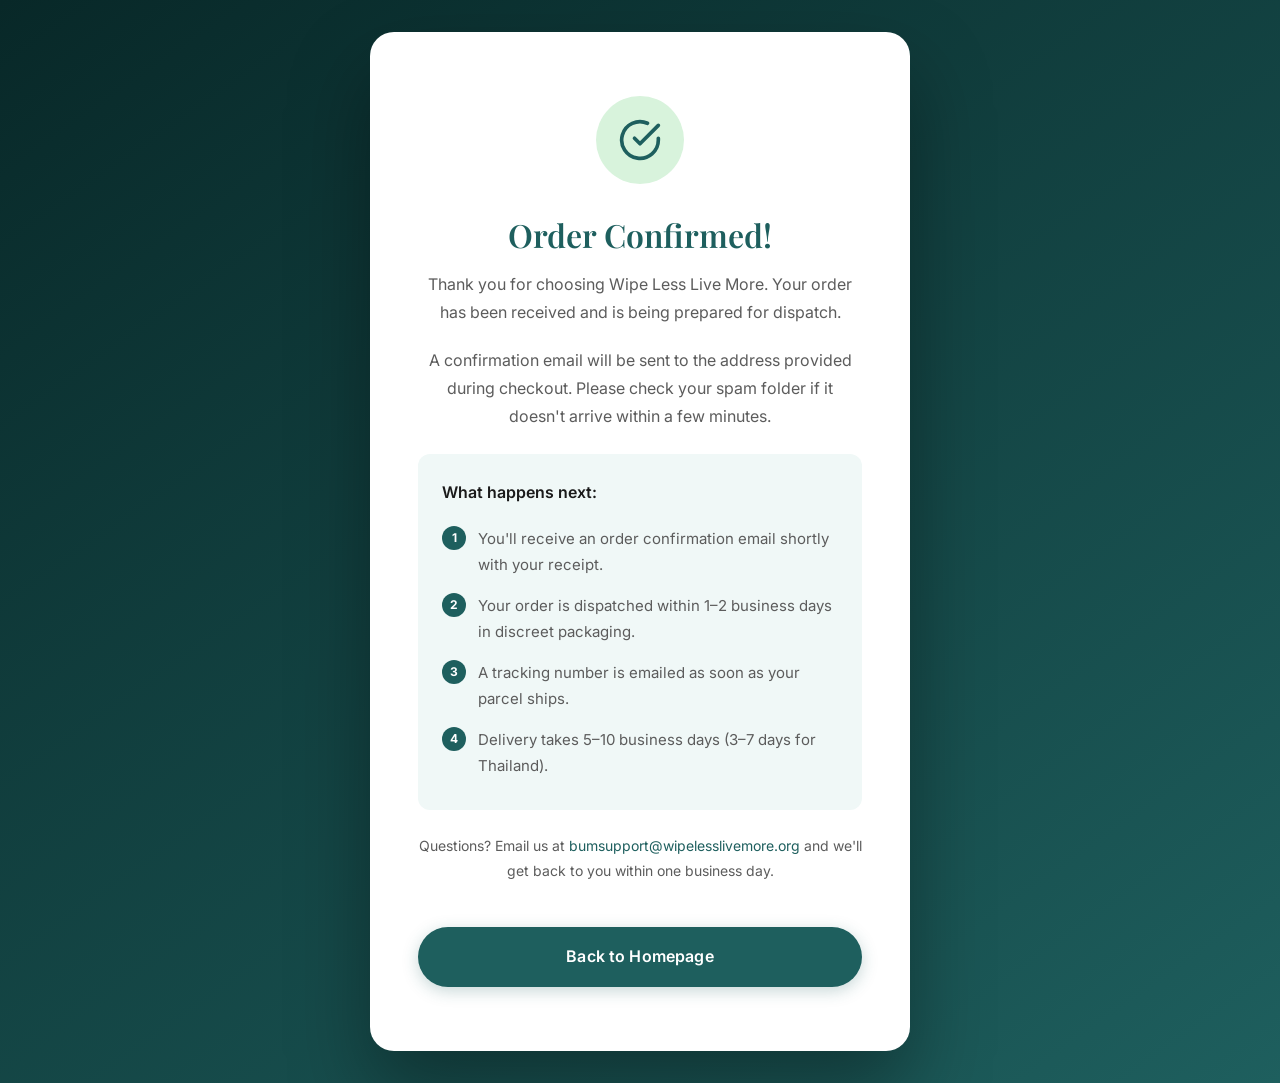
<file: thank-you.html>
<!DOCTYPE html>
<html lang="en">
<head>
  <meta charset="UTF-8">
  <meta name="viewport" content="width=device-width, initial-scale=1.0, viewport-fit=cover">
  <meta name="robots" content="noindex, nofollow">
  <title>Order Confirmed — Wipe Less Live More</title>
  <meta name="description" content="Thank you for your order. Your bidet attachment is on its way.">
  <link rel="stylesheet" href="styles.css">
  <link rel="icon" type="image/svg+xml" href="data:image/svg+xml,<svg xmlns='http://www.w3.org/2000/svg' viewBox='0 0 32 32'><rect width='32' height='32' rx='8' fill='%231E5F5E'/><text y='24' font-size='22' x='4'>💧</text></svg>">
  <!-- Google Ads -->
  <script async src="https://www.googletagmanager.com/gtag/js?id=AW-1000892273"></script>
  <script>
    window.dataLayer = window.dataLayer || [];
    function gtag(){dataLayer.push(arguments);}
    gtag('js', new Date());
    gtag('config', 'AW-1000892273');
  </script>
</head>
<body>

<div class="thankyou-page">
  <div class="thankyou-card">

    <div class="thankyou-icon" aria-hidden="true">
      <svg width="44" height="44" viewBox="0 0 24 24" fill="none" stroke="currentColor" stroke-width="2" stroke-linecap="round" stroke-linejoin="round">
        <path d="M22 11.08V12a10 10 0 1 1-5.93-9.14"/>
        <polyline points="22 4 12 14.01 9 11.01"/>
      </svg>
    </div>

    <h2>Order Confirmed!</h2>
    <p>Thank you for choosing Wipe Less Live More. Your order has been received and is being prepared for dispatch.</p>
    <p>A confirmation email will be sent to the address provided during checkout. Please check your spam folder if it doesn't arrive within a few minutes.</p>

    <div class="thankyou-steps" aria-label="What happens next">
      <p style="font-weight:600;color:var(--clr-dark);margin-bottom:0.75rem;">What happens next:</p>
      <div class="thankyou-step">
        <span class="thankyou-step-num" aria-hidden="true">1</span>
        <span>You'll receive an order confirmation email shortly with your receipt.</span>
      </div>
      <div class="thankyou-step">
        <span class="thankyou-step-num" aria-hidden="true">2</span>
        <span>Your order is dispatched within 1–2 business days in discreet packaging.</span>
      </div>
      <div class="thankyou-step">
        <span class="thankyou-step-num" aria-hidden="true">3</span>
        <span>A tracking number is emailed as soon as your parcel ships.</span>
      </div>
      <div class="thankyou-step">
        <span class="thankyou-step-num" aria-hidden="true">4</span>
        <span>Delivery takes 5–10 business days (3–7 days for Thailand).</span>
      </div>
    </div>

    <p style="font-size:0.875rem;color:var(--clr-mid);">
      Questions? Email us at
      <a href="mailto:bumsupport@wipelesslivemore.org" style="color:var(--clr-primary);">bumsupport@wipelesslivemore.org</a>
      and we'll get back to you within one business day.
    </p>

    <a href="index.html" class="btn btn-primary btn-full" style="margin-top:1.5rem;">Back to Homepage</a>

  </div>
</div>

<!-- Google Analytics -->
<script async src="https://www.googletagmanager.com/gtag/js?id=G-0L2VNDKQZF"></script>
<script>
  window.dataLayer = window.dataLayer || [];
  function gtag(){ dataLayer.push(arguments); }
  gtag('js', new Date());
  gtag('config', 'G-0L2VNDKQZF');
  gtag('event', 'purchase', {
    event_category: 'ecommerce',
    event_label:    'bidet_attachment_order',
    value:          380
  });
</script>

<!-- Google Ads — Conversion -->
<script async src="https://www.googletagmanager.com/gtag/js?id=AW-1000892273"></script>
<script>
  window.dataLayer = window.dataLayer || [];
  function gtag(){dataLayer.push(arguments);}
  gtag('js', new Date());
  gtag('config', 'AW-1000892273');
</script>
<!-- Event snippet for Website traffic conversion page -->
<script>
  gtag('event', 'conversion', {'send_to': 'AW-1000892273/Xz7vCOqW3r0DEPHOod0D'});
</script>

</body>
</html>
</file>
<file: styles.css>
/* ============================================================
   WIPE LESS LIVE MORE — styles.css
   ============================================================ */

@import url('https://fonts.googleapis.com/css2?family=Playfair+Display:ital,wght@0,400;0,500;0,600;0,700;1,400&family=Inter:wght@300;400;500;600&display=swap');

/* ── Variables ── */
:root {
  --clr-primary:       #1E5F5E;
  --clr-primary-dark:  #124040;
  --clr-primary-light: #52B788;
  --clr-primary-pale:  #D8F3DC;
  --clr-accent:        #B8935A;
  --clr-accent-dark:   #9A7540;
  --clr-bg:            #FAFAF8;
  --clr-bg-alt:        #F0F8F7;
  --clr-dark:          #1A1A1A;
  --clr-mid:           #5C5C5C;
  --clr-light:         #ADADAD;
  --clr-white:         #FFFFFF;
  --clr-border:        #E8E8E5;

  --ff-display: 'Playfair Display', serif;
  --ff-body:    'Inter', sans-serif;

  --fs-body: 1.125rem;
  --fs-sm:   0.875rem;
  --fs-xs:   0.75rem;

  --fw-light:    300;
  --fw-regular:  400;
  --fw-medium:   500;
  --fw-semibold: 600;
  --fw-bold:     700;

  --radius:    12px;
  --radius-sm: 8px;
  --radius-lg: 24px;

  --shadow:    0 4px 24px rgba(0,0,0,0.08);
  --shadow-lg: 0 12px 48px rgba(0,0,0,0.14);

  --transition: all 0.3s ease;
  --container-max: 1200px;
  --container-pad: 2rem;
}

/* ── Reset ── */
*, *::before, *::after { box-sizing: border-box; margin: 0; padding: 0; }
html { scroll-behavior: smooth; -webkit-text-size-adjust: 100%; }
body {
  font-family: var(--ff-body);
  font-size: var(--fs-body);
  line-height: 1.7;
  color: var(--clr-dark);
  background: var(--clr-bg);
  overflow-x: hidden;
}
img { max-width: 100%; height: auto; display: block; }
a { color: inherit; text-decoration: none; }
ul { list-style: none; }
button { cursor: pointer; border: none; background: none; font-family: inherit; }

/* ── Container ── */
.container {
  max-width: var(--container-max);
  margin: 0 auto;
  padding: 0 var(--container-pad);
}

/* ── Typography ── */
h2 {
  font-family: var(--ff-display);
  font-weight: var(--fw-semibold);
  line-height: 1.2;
  font-size: clamp(1.875rem, 4vw, 3rem);
}
h3 {
  font-family: var(--ff-display);
  font-weight: var(--fw-medium);
  line-height: 1.3;
  font-size: clamp(1.25rem, 2.5vw, 1.875rem);
}
h4 {
  font-family: var(--ff-body);
  font-weight: var(--fw-semibold);
  line-height: 1.4;
  font-size: clamp(1rem, 1.5vw, 1.25rem);
}
.section-label {
  display: inline-block;
  font-size: var(--fs-xs);
  font-weight: var(--fw-semibold);
  letter-spacing: 0.14em;
  text-transform: uppercase;
  color: var(--clr-accent);
  margin-bottom: 0.75rem;
}

/* ── Buttons ── */
.btn {
  display: inline-flex;
  align-items: center;
  justify-content: center;
  gap: 0.5rem;
  padding: 1rem 2rem;
  border-radius: 50px;
  font-size: 1rem;
  font-weight: var(--fw-semibold);
  transition: var(--transition);
  min-height: 52px;
  white-space: nowrap;
  letter-spacing: 0.01em;
}
.btn-primary {
  background: var(--clr-primary);
  color: var(--clr-white);
  box-shadow: 0 4px 16px rgba(30,95,94,0.25);
}
.btn-primary:hover {
  background: var(--clr-primary-dark);
  transform: translateY(-2px);
  box-shadow: 0 8px 28px rgba(30,95,94,0.35);
}
.btn-accent {
  background: linear-gradient(135deg, #c9a55a 0%, #b8935a 100%);
  color: var(--clr-white);
  box-shadow: 0 4px 20px rgba(184,147,90,0.4);
  font-weight: 700;
  letter-spacing: 0.02em;
  text-shadow: 0 1px 2px rgba(0,0,0,0.15);
}
.btn-accent:hover {
  background: linear-gradient(135deg, #d4b06a 0%, #c9a55a 100%);
  transform: translateY(-2px);
  box-shadow: 0 8px 32px rgba(184,147,90,0.5);
}
.btn-full { padding-top: 1rem; padding-bottom: 1rem; font-size: 1rem; }
.btn-secondary {
  background: transparent;
  color: var(--clr-primary);
  border: 2px solid var(--clr-primary);
}
.btn-secondary:hover {
  background: var(--clr-primary);
  color: var(--clr-white);
  transform: translateY(-2px);
}
.btn-ghost {
  background: rgba(255,255,255,0.12);
  color: var(--clr-white);
  border: 2px solid rgba(255,255,255,0.35);
  backdrop-filter: blur(8px);
}
.btn-ghost:hover {
  background: rgba(255,255,255,0.22);
  border-color: rgba(255,255,255,0.6);
}
.btn-large { padding: 1.25rem 2.75rem; font-size: 1.0625rem; }
.btn-full  { width: 100%; text-align: center; }

/* ── Flag Bar ── */
.flag-bar {
  background: #169B62;
  color: #fff;
  text-align: center;
  font-size: var(--fs-xs);
  font-weight: var(--fw-semibold);
  letter-spacing: 0.06em;
  padding: 0.5rem 1rem;
  position: fixed;
  top: 0; left: 0; right: 0;
  z-index: 1001;
}
.flag-bar span { display: flex; align-items: center; justify-content: center; gap: 0.5rem; white-space: nowrap; }
.flag-bar-short { display: none; }

/* ── Navigation ── */
.nav {
  position: fixed;
  top: 30px; left: 0; right: 0;
  z-index: 1000;
  padding: 0.875rem 0;
  transition: var(--transition);
}
.nav.scrolled {
  background: rgba(250,250,248,0.96);
  backdrop-filter: blur(20px);
  -webkit-backdrop-filter: blur(20px);
  box-shadow: 0 1px 24px rgba(0,0,0,0.08);
  padding: 0.625rem 0;
}
.nav-inner {
  display: flex;
  align-items: center;
  justify-content: space-between;
  gap: 2rem;
}
.nav-left {
  display: flex;
  align-items: center;
  gap: 1.25rem;
  flex-shrink: 0;
}
.nav-logo {
  display: flex;
  align-items: center;
  flex-shrink: 0;
  transition: var(--transition);
}

/* Country flags */
.nav-flags {
  display: flex;
  align-items: center;
  gap: 0.625rem;
  padding-left: 1.25rem;
  border-left: 1px solid rgba(255,255,255,0.25);
}
.nav.scrolled .nav-flags {
  border-left-color: var(--clr-border);
}
.nav-flag {
  display: flex;
  flex-direction: column;
  align-items: center;
  gap: 0.25rem;
}
.nav-flag-img {
  width: 32px;
  height: 22px;
  object-fit: cover;
  border-radius: 3px;
  box-shadow: 0 1px 4px rgba(0,0,0,0.35);
  display: block;
}
.nav-flag-label {
  font-size: 0.6rem;
  font-weight: 700;
  letter-spacing: 0.05em;
  text-transform: uppercase;
  color: rgba(255,255,255,0.9);
}
.nav.scrolled .nav-flag-label {
  color: var(--clr-mid);
}

/* Logo image */
.nav-logo-img {
  height: 80px;
  width: auto;
  display: block;
  transition: var(--transition);
}
.nav.scrolled .nav-logo-img { height: 64px; }

/* Text logo — shown on light (scrolled) nav */
.nav-logo-text {
  display: none;
  font-family: var(--ff-display);
  font-size: 1.375rem;
  font-weight: var(--fw-bold);
  color: var(--clr-primary);
  letter-spacing: -0.01em;
}

/* Swap: hide image, show text when nav is light */
.nav.scrolled .nav-logo-img  { display: none; }
.nav.scrolled .nav-logo-text { display: block; }

/* Footer logo */
.footer-logo-img {
  height: 80px;
  width: auto;
  margin-bottom: 1rem;
  display: block;
}

/* Scrolled nav — show logo image too since it's transparent */
.nav.scrolled .nav-logo-img  { display: block; }
.nav.scrolled .nav-logo-text { display: none; }
.nav-links {
  display: flex;
  gap: 2rem;
  align-items: center;
}
.nav-links a {
  font-size: 0.9375rem;
  font-weight: var(--fw-medium);
  color: rgba(255,255,255,0.88);
  transition: var(--transition);
  position: relative;
}
.nav-links a::after {
  content: '';
  position: absolute;
  bottom: -3px; left: 0; right: 100%;
  height: 2px;
  background: var(--clr-accent);
  transition: right 0.3s ease;
}
.nav-links a:hover::after { right: 0; }
.nav.scrolled .nav-links a { color: var(--clr-dark); }
.nav-cta {
  background: var(--clr-accent) !important;
  color: var(--clr-white) !important;
  padding: 0.625rem 1.5rem !important;
  min-height: 44px !important;
  border-radius: 50px;
  font-size: var(--fs-sm) !important;
}
.nav-cta:hover { background: var(--clr-accent-dark) !important; }
.nav-cta::after { display: none !important; }

/* Hamburger */
.hamburger {
  display: none;
  flex-direction: column;
  gap: 5px;
  padding: 6px;
  z-index: 1001;
  cursor: pointer;
}
.hamburger span {
  display: block;
  width: 24px;
  height: 2px;
  background: var(--clr-white);
  transition: var(--transition);
  border-radius: 2px;
}
.nav.scrolled .hamburger span { background: var(--clr-dark); }
.hamburger.active span:nth-child(1) { transform: translateY(7px) rotate(45deg); }
.hamburger.active span:nth-child(2) { opacity: 0; transform: scaleX(0); }
.hamburger.active span:nth-child(3) { transform: translateY(-7px) rotate(-45deg); }

/* Mobile Nav Overlay */
.mobile-nav {
  position: fixed;
  inset: 0;
  background: var(--clr-primary-dark);
  z-index: 999;
  display: flex;
  flex-direction: column;
  align-items: center;
  justify-content: center;
  gap: 2.5rem;
  opacity: 0;
  pointer-events: none;
  transition: opacity 0.35s ease;
}
.mobile-nav.open { opacity: 1; pointer-events: all; }
.mobile-nav a {
  font-family: var(--ff-display);
  font-size: 2rem;
  font-weight: var(--fw-semibold);
  color: var(--clr-white);
  text-align: center;
  transition: var(--transition);
}
.mobile-nav a:hover { color: var(--clr-accent); }
.mobile-nav .mobile-nav-cta {
  background: var(--clr-accent);
  color: var(--clr-white) !important;
  padding: 1rem 2.5rem;
  border-radius: 50px;
  font-size: 1.125rem;
  min-height: 52px;
}

/* ── Hero ── */
.hero {
  min-height: 100vh;
  position: relative;
  display: flex;
  align-items: center;
  overflow: hidden;
  padding: 9rem 0 5rem;
  background:
    linear-gradient(to right,
      #082828 0%,
      #082828 38%,
      rgba(8,40,40,0.92) 50%,
      rgba(8,40,40,0.45) 68%,
      rgba(8,40,40,0.08) 100%
    ),
    url('best-bidet-toilet-attachment.jpeg') right center / cover no-repeat;
}
.hero::before {
  content: '';
  position: absolute;
  inset: 0;
  background: radial-gradient(ellipse 40% 60% at 20% 75%, rgba(82,183,136,0.15) 0%, transparent 60%);
  pointer-events: none;
}
.hero::after { display: none; }
.hero-inner {
  display: block;
  max-width: 640px;
  position: relative;
  z-index: 1;
}
.hero-eyebrow {
  display: inline-flex;
  align-items: center;
  gap: 0.5rem;
  background: rgba(255,255,255,0.1);
  border: 1px solid rgba(255,255,255,0.18);
  border-radius: 50px;
  padding: 0.4rem 1rem;
  font-size: var(--fs-sm);
  font-weight: var(--fw-medium);
  color: rgba(255,255,255,0.88);
  margin-bottom: 1.5rem;
  backdrop-filter: blur(10px);
}
.hero-eyebrow-dot { width: 7px; height: 7px; background: var(--clr-accent); border-radius: 50%; }
.hero h1 {
  font-family: var(--ff-display);
  font-size: clamp(2.25rem, 5vw, 3.75rem);
  font-weight: var(--fw-bold);
  color: var(--clr-white);
  line-height: 1.1;
  margin-bottom: 1.5rem;
  letter-spacing: -0.02em;
}
.hero h1 em { font-style: italic; color: var(--clr-accent); }
.hero-sub {
  font-size: 1.125rem;
  color: rgba(255,255,255,0.78);
  margin-bottom: 2.5rem;
  max-width: 480px;
  line-height: 1.78;
}
.hero-actions { display: flex; gap: 1rem; flex-wrap: wrap; }
.hero-stats {
  display: flex;
  gap: 2.5rem;
  margin-top: 3rem;
  padding-top: 2rem;
  border-top: 1px solid rgba(255,255,255,0.14);
}
.hero-stat-num {
  font-family: var(--ff-display);
  font-size: 1.875rem;
  font-weight: var(--fw-bold);
  color: var(--clr-white);
  line-height: 1;
}
.hero-stat-label { font-size: var(--fs-xs); color: rgba(255,255,255,0.6); margin-top: 4px; }

/* Hero Visual */
.hero-visual { display: none; }
.hero-placeholder-img {
  width: 100%;
  height: 100%;
  background: linear-gradient(145deg, rgba(255,255,255,0.07) 0%, rgba(255,255,255,0.02) 100%);
  display: flex;
  flex-direction: column;
  align-items: center;
  justify-content: center;
  gap: 1rem;
  color: rgba(255,255,255,0.4);
  font-size: var(--fs-sm);
  text-align: center;
  padding: 2rem;
}
.hero-placeholder-img svg { opacity: 0.4; }
.hero-badge {
  position: absolute;
  background: var(--clr-white);
  border-radius: var(--radius);
  padding: 1rem 1.25rem;
  box-shadow: var(--shadow-lg);
  display: flex;
  align-items: center;
  gap: 0.75rem;
  min-width: 190px;
}
.hero-badge-1 { bottom: 2.5rem; left: -2rem; }
.hero-badge-2 { top: 2.5rem;   left: -2rem; }
.hero-badge-icon {
  width: 40px; height: 40px;
  background: var(--clr-primary-pale);
  border-radius: 50%;
  display: flex; align-items: center; justify-content: center;
  flex-shrink: 0;
  color: var(--clr-primary);
}
.hero-badge-title { font-size: var(--fs-sm); font-weight: var(--fw-semibold); color: var(--clr-dark); }
.hero-badge-sub   { font-size: var(--fs-xs); color: var(--clr-light); }

/* ── Trust Bar ── */
.trust-bar { background: var(--clr-primary); padding: 1.125rem 0; }
.trust-bar-inner {
  display: flex;
  align-items: center;
  justify-content: center;
  gap: 3rem;
  flex-wrap: wrap;
}
.trust-item {
  display: flex;
  align-items: center;
  gap: 0.625rem;
  color: rgba(255,255,255,0.9);
  font-size: var(--fs-sm);
  font-weight: var(--fw-medium);
}

/* ── Sections ── */
.section { padding: 6rem 0; }
.section-alt  { background: var(--clr-bg-alt); }
.section-dark { background: var(--clr-primary); color: var(--clr-white); }
.section-header { text-align: center; max-width: 680px; margin: 0 auto 4rem; }
.section-header h2 { margin-bottom: 1rem; }
.section-header p  { color: var(--clr-mid); font-size: 1.0625rem; line-height: 1.75; }
.section-dark .section-header p { color: rgba(255,255,255,0.72); }
.section-dark h2   { color: var(--clr-white); }
.section-dark .section-label { color: var(--clr-accent); }

/* ── Benefits ── */
.benefits-grid {
  display: grid;
  grid-template-columns: repeat(3, 1fr);
  gap: 1.75rem;
}
.benefit-card {
  background: var(--clr-white);
  border-radius: var(--radius);
  padding: 2rem;
  box-shadow: var(--shadow);
  transition: var(--transition);
  position: relative;
  overflow: hidden;
}
.benefit-card::after {
  content: '';
  position: absolute;
  top: 0; left: 0; right: 0;
  height: 3px;
  background: linear-gradient(90deg, var(--clr-primary), var(--clr-primary-light));
  transform: scaleX(0);
  transform-origin: left;
  transition: transform 0.35s ease;
}
.benefit-card:hover { transform: translateY(-6px); box-shadow: var(--shadow-lg); }
.benefit-card:hover::after { transform: scaleX(1); }
.benefit-icon {
  width: 56px; height: 56px;
  background: var(--clr-primary-pale);
  border-radius: var(--radius-sm);
  display: flex; align-items: center; justify-content: center;
  margin-bottom: 1.25rem;
  color: var(--clr-primary);
}
.benefit-card h3 { font-size: 1.25rem; margin-bottom: 0.625rem; }
.benefit-card p  { font-size: 0.9375rem; color: var(--clr-mid); line-height: 1.65; }

/* ── Products ── */
.products-grid {
  display: grid;
  grid-template-columns: repeat(2, 1fr);
  gap: 1.75rem;
  align-items: start;
}
.product-card {
  background: var(--clr-white);
  border-radius: var(--radius-lg);
  overflow: hidden;
  box-shadow: var(--shadow);
  transition: var(--transition);
  border: 2px solid transparent;
  position: relative;
}
.product-card:hover { transform: translateY(-8px); box-shadow: var(--shadow-lg); }
.product-card.featured { border-color: var(--clr-primary); }
.product-badge-tag {
  position: absolute;
  top: 1.25rem; right: 1.25rem;
  background: var(--clr-accent);
  color: var(--clr-white);
  font-size: var(--fs-xs);
  font-weight: var(--fw-bold);
  letter-spacing: 0.1em;
  text-transform: uppercase;
  padding: 0.35rem 0.875rem;
  border-radius: 50px;
  z-index: 2;
}
.product-img {
  aspect-ratio: 1/1;
  background: #f8f8f6;
  overflow: hidden;
  position: relative;
}

/* Slider */
.product-slider {
  position: relative;
  width: 100%;
  height: 100%;
  overflow: hidden;
}
.slider-track {
  display: flex;
  height: 100%;
  transition: transform 0.4s cubic-bezier(0.4, 0, 0.2, 1);
}
.slider-track img {
  min-width: 100%;
  width: 100%;
  height: 100%;
  object-fit: contain;
  padding: 0.75rem;
  background: #f8f8f6;
  flex-shrink: 0;
}

/* Prev / Next buttons */
.slider-btn {
  position: absolute;
  top: 50%;
  transform: translateY(-50%);
  background: rgba(255,255,255,0.92);
  border: none;
  border-radius: 50%;
  width: 34px;
  height: 34px;
  font-size: 1.4rem;
  line-height: 1;
  cursor: pointer;
  display: flex;
  align-items: center;
  justify-content: center;
  box-shadow: 0 2px 8px rgba(0,0,0,0.18);
  color: var(--clr-primary);
  transition: background 0.2s, transform 0.2s;
  z-index: 2;
  padding-bottom: 2px;
}
.slider-btn:hover { background: #fff; transform: translateY(-50%) scale(1.1); }
.slider-prev { left: 8px; }
.slider-next { right: 8px; }

/* Dot indicators */
.slider-dots {
  position: absolute;
  bottom: 8px;
  left: 50%;
  transform: translateX(-50%);
  display: flex;
  gap: 6px;
  z-index: 2;
}
.slider-dot {
  width: 7px;
  height: 7px;
  border-radius: 50%;
  background: rgba(0,0,0,0.2);
  cursor: pointer;
  transition: background 0.2s, transform 0.2s;
}
.slider-dot.active {
  background: var(--clr-primary);
  transform: scale(1.3);
}
.product-img-placeholder {
  display: flex; flex-direction: column; align-items: center;
  gap: 0.625rem; color: var(--clr-light); font-size: var(--fs-sm);
}
.product-body { padding: 1.875rem; }
.product-name   { font-size: 1.375rem; margin-bottom: 0.35rem; }
.product-tagline { font-size: var(--fs-sm); color: var(--clr-mid); margin-bottom: 1.25rem; line-height: 1.5; }
.product-price {
  display: flex;
  align-items: baseline;
  gap: 0.625rem;
  margin-bottom: 1.5rem;
}
.price-current {
  font-family: var(--ff-display);
  font-size: 2.125rem;
  font-weight: var(--fw-bold);
  color: var(--clr-primary);
  line-height: 1;
}
.price-original { font-size: 1rem; color: var(--clr-light); text-decoration: line-through; }
.product-features { margin-bottom: 1.75rem; display: flex; flex-direction: column; gap: 0.5rem; }
.product-features li {
  display: flex;
  align-items: flex-start;
  gap: 0.625rem;
  font-size: 0.9375rem;
  color: var(--clr-mid);
  line-height: 1.5;
}
.check-icon {
  width: 18px; height: 18px;
  border-radius: 50%;
  background: var(--clr-primary-pale);
  display: flex; align-items: center; justify-content: center;
  flex-shrink: 0;
  margin-top: 2px;
}

/* ── How It Works ── */
.steps-grid {
  display: grid;
  grid-template-columns: repeat(3, 1fr);
  gap: 3rem;
  position: relative;
}
.steps-grid::before {
  content: '';
  position: absolute;
  top: 2.375rem;
  left: calc(16.7% + 2rem);
  right: calc(16.7% + 2rem);
  height: 2px;
  background: linear-gradient(90deg, var(--clr-primary-pale), var(--clr-primary-light), var(--clr-primary-pale));
}
.step { text-align: center; position: relative; z-index: 1; }
.step-num {
  width: 60px; height: 60px;
  border-radius: 50%;
  background: var(--clr-primary);
  color: var(--clr-white);
  font-family: var(--ff-display);
  font-size: 1.375rem;
  font-weight: var(--fw-bold);
  display: flex; align-items: center; justify-content: center;
  margin: 0 auto 1.5rem;
  border: 4px solid var(--clr-bg-alt);
  box-shadow: 0 0 0 2px var(--clr-primary), var(--shadow);
}
.step h3 { font-size: 1.125rem; margin-bottom: 0.75rem; }
.step p   { font-size: 0.9375rem; color: var(--clr-mid); }

/* ── Testimonials ── */
.testimonials-grid {
  display: grid;
  grid-template-columns: repeat(3, 1fr);
  gap: 1.75rem;
}
.testimonial-card {
  background: var(--clr-white);
  border-radius: var(--radius);
  padding: 2rem;
  box-shadow: var(--shadow);
  position: relative;
  transition: var(--transition);
}
.testimonial-card:hover { transform: translateY(-4px); box-shadow: var(--shadow-lg); }
.testimonial-card::before {
  content: '\201C';
  font-family: var(--ff-display);
  font-size: 6rem;
  line-height: 0.85;
  color: var(--clr-primary-pale);
  position: absolute;
  top: 1rem; left: 1.25rem;
}
.stars { display: flex; gap: 3px; margin-bottom: 1rem; color: #F59E0B; }
.testimonial-text {
  font-size: 0.9375rem;
  color: var(--clr-mid);
  line-height: 1.75;
  margin-bottom: 1.25rem;
  font-style: italic;
  position: relative;
  z-index: 1;
}
.testimonial-author { display: flex; align-items: center; gap: 0.75rem; }
.author-avatar {
  width: 44px; height: 44px;
  border-radius: 50%;
  background: var(--clr-primary-pale);
  display: flex; align-items: center; justify-content: center;
  font-family: var(--ff-display);
  font-weight: var(--fw-bold);
  color: var(--clr-primary);
  font-size: 1.125rem;
  flex-shrink: 0;
}
.author-name     { font-weight: var(--fw-semibold); font-size: 0.9375rem; }
.author-location { font-size: var(--fs-xs); color: var(--clr-light); }
.testimonial-verified {
  display: flex;
  align-items: center;
  gap: 0.3rem;
  font-size: var(--fs-xs);
  color: var(--clr-primary-light);
  font-weight: var(--fw-semibold);
  margin-top: 0.25rem;
}

/* ── Specs Table ── */
.specs-wrap {
  background: var(--clr-white);
  border-radius: var(--radius);
  overflow: hidden;
  box-shadow: var(--shadow);
  max-width: 700px;
  margin: 0 auto;
}
.specs-table { width: 100%; border-collapse: collapse; font-size: 0.9375rem; }
.specs-table tr:nth-child(even) td { background: var(--clr-bg-alt); }
.specs-table td { padding: 0.9375rem 1.375rem; border-bottom: 1px solid var(--clr-border); }
.specs-table tr:last-child td { border-bottom: none; }
.specs-table td:first-child { font-weight: var(--fw-semibold); width: 40%; }
.specs-table td:last-child { color: var(--clr-mid); }

/* ── FAQ ── */
.faq-container { max-width: 780px; margin: 0 auto; }
.faq-item { border-bottom: 1px solid var(--clr-border); }
.faq-question {
  display: flex;
  align-items: center;
  justify-content: space-between;
  gap: 1rem;
  padding: 1.375rem 0;
  cursor: pointer;
  width: 100%;
  text-align: left;
  transition: var(--transition);
  background: none;
}
.faq-question h3 {
  font-size: 1rem;
  font-weight: var(--fw-semibold);
  font-family: var(--ff-body);
  color: var(--clr-dark);
  line-height: 1.55;
  transition: color 0.2s;
}
.faq-question:hover h3 { color: var(--clr-primary); }
.faq-icon {
  width: 30px; height: 30px;
  border-radius: 50%;
  background: var(--clr-primary-pale);
  display: flex; align-items: center; justify-content: center;
  flex-shrink: 0;
  transition: var(--transition);
  color: var(--clr-primary);
}
.faq-item.open .faq-icon { background: var(--clr-primary); color: var(--clr-white); transform: rotate(45deg); }
.faq-answer { max-height: 0; overflow: hidden; transition: max-height 0.4s ease; }
.faq-answer-inner { padding: 0 2.5rem 1.5rem 0; font-size: 0.9375rem; color: var(--clr-mid); line-height: 1.8; }
.faq-item.open .faq-answer { max-height: 600px; }

/* ── Article ── */
.article-section { background: var(--clr-bg); }
.article-content { max-width: 800px; margin: 0 auto; }
.article-content h2 {
  font-size: clamp(1.5rem, 3vw, 2.25rem);
  margin: 3rem 0 1.25rem;
  color: var(--clr-primary);
  padding-top: 1rem;
  border-top: 2px solid var(--clr-border);
}
.article-content h2:first-of-type { border-top: none; padding-top: 0; margin-top: 0; }
.article-content h3 { font-size: clamp(1.125rem, 2vw, 1.5rem); margin: 2rem 0 0.875rem; color: var(--clr-dark); }
.article-content h4 { font-size: 1.0625rem; margin: 1.5rem 0 0.625rem; color: var(--clr-dark); font-family: var(--ff-body); }
.article-content p  { color: var(--clr-mid); line-height: 1.85; margin-bottom: 1.25rem; font-size: 0.9375rem; }
.article-content ul { list-style: disc; padding-left: 1.625rem; color: var(--clr-mid); margin-bottom: 1.25rem; }
.article-content ul li { margin-bottom: 0.5rem; font-size: 0.9375rem; line-height: 1.7; }
.article-intro {
  background: var(--clr-primary-pale);
  border-left: 4px solid var(--clr-primary);
  border-radius: 0 var(--radius-sm) var(--radius-sm) 0;
  padding: 1.5rem 1.75rem;
  margin-bottom: 2.5rem;
}
.article-intro p { color: var(--clr-primary-dark) !important; font-size: 1.0625rem !important; margin-bottom: 0 !important; font-weight: var(--fw-medium); }

/* ── Company Details ── */
.company-grid { display: grid; grid-template-columns: 1fr 1fr; gap: 2rem; }
.info-card {
  background: var(--clr-white);
  border-radius: var(--radius);
  padding: 2rem;
  box-shadow: var(--shadow);
}
.info-card h3 { font-size: 1.25rem; margin-bottom: 1.375rem; color: var(--clr-primary); }
.info-row {
  display: flex;
  gap: 1rem;
  padding: 0.75rem 0;
  border-bottom: 1px solid var(--clr-border);
  font-size: 0.9375rem;
  align-items: flex-start;
}
.info-row:last-child { border-bottom: none; }
.info-label { font-weight: var(--fw-semibold); min-width: 110px; flex-shrink: 0; color: var(--clr-dark); }
.info-value { color: var(--clr-mid); }
.info-value a { color: var(--clr-primary); }
.info-value a:hover { text-decoration: underline; }

/* ── Delivery Banner ── */
.delivery-banner {
  background: linear-gradient(135deg, var(--clr-primary) 0%, var(--clr-primary-light) 100%);
  border-radius: var(--radius);
  padding: 2.5rem;
  color: var(--clr-white);
  text-align: center;
  margin-top: 2rem;
}
.delivery-banner h3 { color: var(--clr-white); margin-bottom: 0.75rem; }
.delivery-banner p  { color: rgba(255,255,255,0.85); font-size: 1.0625rem; margin-bottom: 1.25rem; }
.delivery-chips {
  display: flex;
  flex-wrap: wrap;
  gap: 0.625rem;
  justify-content: center;
}
.delivery-chip {
  background: rgba(255,255,255,0.18);
  border: 1px solid rgba(255,255,255,0.28);
  border-radius: 50px;
  padding: 0.4rem 1rem;
  font-size: var(--fs-sm);
  font-weight: var(--fw-medium);
  backdrop-filter: blur(8px);
}

/* ── Trust Signals ── */
.trust-signals-grid {
  display: grid;
  grid-template-columns: repeat(4, 1fr);
  gap: 1.5rem;
  margin-top: 3rem;
}
.trust-signal-card {
  background: var(--clr-white);
  border-radius: var(--radius);
  padding: 1.75rem 1.25rem;
  text-align: center;
  box-shadow: var(--shadow);
}
.trust-signal-card svg { color: var(--clr-primary); margin: 0 auto 1rem; display: block; }
.trust-signal-card h4 { font-size: 0.9375rem; margin-bottom: 0.375rem; }
.trust-signal-card p  { font-size: var(--fs-sm); color: var(--clr-mid); line-height: 1.5; }

/* ── CTA Section ── */
.cta-section {
  background: linear-gradient(145deg, var(--clr-primary-dark) 0%, var(--clr-primary) 100%);
  padding: 6rem 0;
  text-align: center;
  position: relative;
  overflow: hidden;
}
.cta-section::before {
  content: '';
  position: absolute; inset: 0;
  background-image: radial-gradient(circle at 1px 1px, rgba(255,255,255,0.05) 1px, transparent 0);
  background-size: 40px 40px;
}
.cta-section-inner { position: relative; z-index: 1; }
.cta-section h2   { color: var(--clr-white); margin-bottom: 1rem; }
.cta-section p    { color: rgba(255,255,255,0.78); margin-bottom: 2.5rem; font-size: 1.0625rem; max-width: 540px; margin-left: auto; margin-right: auto; }
.cta-buttons      { display: flex; gap: 1rem; justify-content: center; flex-wrap: wrap; }
.cta-note         { color: rgba(255,255,255,0.55); font-size: var(--fs-xs); margin-top: 1.25rem; }

/* ── Footer ── */
.footer { background: #081e1e; color: rgba(255,255,255,0.65); padding: 5rem 0 2.5rem; }
.footer-inner {
  display: grid;
  grid-template-columns: 1.5fr 1fr 1fr 1fr;
  gap: 3rem;
  margin-bottom: 3.5rem;
}
.footer-brand-logo {
  font-family: var(--ff-display);
  font-size: 1.375rem;
  font-weight: var(--fw-bold);
  color: var(--clr-white);
  margin-bottom: 1rem;
}
.footer-brand-desc { font-size: var(--fs-sm); line-height: 1.75; max-width: 280px; }
.footer-col h4 {
  color: var(--clr-white);
  font-size: 0.875rem;
  font-weight: var(--fw-semibold);
  letter-spacing: 0.06em;
  text-transform: uppercase;
  margin-bottom: 1.25rem;
  font-family: var(--ff-body);
}
.footer-col ul { display: flex; flex-direction: column; gap: 0.75rem; }
.footer-col ul li a { font-size: var(--fs-sm); transition: color 0.2s; }
.footer-col ul li a:hover { color: var(--clr-white); }
.footer-divider { border: none; border-top: 1px solid rgba(255,255,255,0.08); margin-bottom: 2rem; }
.footer-bottom {
  display: flex;
  justify-content: space-between;
  align-items: center;
  flex-wrap: wrap;
  gap: 1rem;
  font-size: var(--fs-xs);
}
.footer-legal-links { display: flex; gap: 1.5rem; }
.footer-legal-links a:hover { color: var(--clr-white); }
.payment-badges { display: flex; gap: 0.5rem; align-items: center; }
.payment-badge {
  background: rgba(255,255,255,0.1);
  border: 1px solid rgba(255,255,255,0.15);
  border-radius: 6px;
  padding: 0.25rem 0.625rem;
  font-size: var(--fs-xs);
  font-weight: var(--fw-semibold);
  color: rgba(255,255,255,0.8);
}

/* ── Mobile Bottom Tab Bar ── */
.mobile-tabs {
  display: none;
  position: fixed;
  bottom: 0; left: 0; right: 0;
  z-index: 950;
  background: var(--clr-white);
  border-top: 1px solid var(--clr-border);
  box-shadow: 0 -4px 20px rgba(0,0,0,0.10);
  padding: 0.5rem 0 env(safe-area-inset-bottom, 0.5rem);
  display: none;
  grid-template-columns: repeat(5, 1fr);
}
.mobile-tab {
  display: flex;
  flex-direction: column;
  align-items: center;
  justify-content: center;
  gap: 4px;
  padding: 0.5rem 0.25rem;
  color: var(--clr-mid);
  font-size: 0.65rem;
  font-weight: var(--fw-medium);
  transition: var(--transition);
  text-align: center;
  min-height: 52px;
}
.mobile-tab:hover,
.mobile-tab:active { color: var(--clr-primary); }
.mobile-tab svg { flex-shrink: 0; }
.mobile-tab-cta {
  color: var(--clr-white) !important;
  background: var(--clr-accent);
  border-radius: 16px;
  margin: 0.25rem 0.375rem;
  padding: 0.4rem 0.25rem;
  box-shadow: 0 4px 12px rgba(184,147,90,0.4);
  font-weight: var(--fw-bold);
  font-size: 0.6rem;
}

/* ── Sticky Mobile CTA ── */
.sticky-cta {
  display: none;
  position: fixed;
  bottom: 0; left: 0; right: 0;
  z-index: 900;
  padding: 0.875rem 1.25rem;
  background: var(--clr-white);
  box-shadow: 0 -4px 24px rgba(0,0,0,0.14);
  border-top: 1px solid var(--clr-border);
}
.sticky-cta-inner {
  display: flex;
  gap: 0.75rem;
  align-items: center;
  max-width: 480px;
  margin: 0 auto;
}
.sticky-cta-price { font-family: var(--ff-display); font-size: 1.25rem; font-weight: var(--fw-bold); color: var(--clr-primary); }
.sticky-cta-label { font-size: var(--fs-xs); color: var(--clr-mid); }

/* ── Animations ── */
.fade-up {
  opacity: 0;
  transform: translateY(28px);
  transition: opacity 0.65s ease, transform 0.65s ease;
}
.fade-up.visible { opacity: 1; transform: translateY(0); }
.fade-up:nth-child(2) { transition-delay: 0.1s; }
.fade-up:nth-child(3) { transition-delay: 0.2s; }
.fade-up:nth-child(4) { transition-delay: 0.3s; }
.fade-up:nth-child(5) { transition-delay: 0.4s; }
.fade-up:nth-child(6) { transition-delay: 0.5s; }

/* ── Utility ── */
.text-center { text-align: center; }
.mt-1 { margin-top: 0.5rem; }
.mt-2 { margin-top: 1rem; }
.mt-3 { margin-top: 1.5rem; }
.mt-4 { margin-top: 2rem; }

/* ── Legal Page Styles ── */
.legal-page { padding: 8rem 0 6rem; }
.legal-hero {
  background: linear-gradient(145deg, #082828, var(--clr-primary));
  padding: 5rem 0 3rem;
  color: var(--clr-white);
  text-align: center;
}
.legal-hero h2 { color: var(--clr-white); }
.legal-hero p  { color: rgba(255,255,255,0.72); margin-top: 0.75rem; }
.legal-body { max-width: 800px; margin: 0 auto; padding: 4rem 2rem; }
.legal-body h2 { font-size: 1.625rem; margin: 2.5rem 0 1rem; color: var(--clr-primary); padding-top: 1.5rem; border-top: 1px solid var(--clr-border); }
.legal-body h2:first-of-type { border-top: none; padding-top: 0; }
.legal-body h3 { font-size: 1.25rem; margin: 1.75rem 0 0.75rem; color: var(--clr-dark); }
.legal-body p  { color: var(--clr-mid); line-height: 1.8; font-size: 0.9375rem; margin-bottom: 1rem; }
.legal-body ul { list-style: disc; padding-left: 1.5rem; margin-bottom: 1.25rem; }
.legal-body ul li { color: var(--clr-mid); font-size: 0.9375rem; line-height: 1.75; margin-bottom: 0.5rem; }
.legal-updated { font-size: var(--fs-xs); color: var(--clr-light); margin-bottom: 2.5rem; }

/* ── Thank You Page ── */
.thankyou-page {
  min-height: 100vh;
  background: linear-gradient(145deg, #082828, #1E5F5E);
  display: flex;
  align-items: center;
  justify-content: center;
  padding: 2rem;
}
.thankyou-card {
  background: var(--clr-white);
  border-radius: var(--radius-lg);
  padding: 4rem 3rem;
  max-width: 540px;
  width: 100%;
  text-align: center;
  box-shadow: 0 40px 80px rgba(0,0,0,0.35);
}
.thankyou-icon {
  width: 88px; height: 88px;
  background: var(--clr-primary-pale);
  border-radius: 50%;
  display: flex; align-items: center; justify-content: center;
  margin: 0 auto 2rem;
  color: var(--clr-primary);
}
.thankyou-card h2 { font-size: 2rem; margin-bottom: 1rem; color: var(--clr-primary); }
.thankyou-card p  { color: var(--clr-mid); font-size: 1rem; line-height: 1.75; margin-bottom: 1.25rem; }
.thankyou-steps {
  background: var(--clr-bg-alt);
  border-radius: var(--radius);
  padding: 1.5rem;
  text-align: left;
  margin: 1.5rem 0;
}
.thankyou-step { display: flex; gap: 0.75rem; align-items: flex-start; padding: 0.5rem 0; font-size: 0.9375rem; color: var(--clr-mid); }
.thankyou-step-num {
  width: 24px; height: 24px;
  background: var(--clr-primary);
  color: var(--clr-white);
  border-radius: 50%;
  display: flex; align-items: center; justify-content: center;
  font-size: var(--fs-xs);
  font-weight: var(--fw-bold);
  flex-shrink: 0;
}

/* ── Responsive ── */
@media (max-width: 1024px) {
  .benefits-grid,
  .products-grid,
  .testimonials-grid,
  .trust-signals-grid { grid-template-columns: repeat(2, 1fr); }
  .footer-inner { grid-template-columns: 1fr 1fr; }
}
@media (max-width: 768px) {
  :root { --container-pad: 1.25rem; }
  .nav-links  { display: none; }
  .hamburger  { display: flex; }
  .nav-flag-label { display: none; }
  .nav-flag-img { width: 26px; height: 18px; }
  .nav-flags { gap: 0.375rem; padding-left: 0.75rem; }
  .flag-bar-full  { display: none; }
  .flag-bar-short { display: flex; }
  .hero {
    padding: 7rem 0 4rem;
    min-height: auto;
    background:
      linear-gradient(to bottom,
        rgba(8,40,40,0.82) 0%,
        rgba(8,40,40,0.65) 50%,
        rgba(8,40,40,0.75) 100%
      ),
      url('best-bidet-toilet-attachment.jpeg') center center / cover no-repeat;
  }
  .hero-inner { text-align: center; max-width: 100%; }
  .hero-sub   { margin-left: auto; margin-right: auto; }
  .hero-actions { justify-content: center; }
  .hero-stats   { justify-content: center; }
  .benefits-grid,
  .products-grid,
  .testimonials-grid,
  .trust-signals-grid { grid-template-columns: 1fr; }
  .steps-grid { grid-template-columns: 1fr; gap: 2rem; }
  .steps-grid::before { display: none; }
  .company-grid { grid-template-columns: 1fr; }
  .footer-inner { grid-template-columns: 1fr; gap: 2rem; }
  .footer-bottom { flex-direction: column; text-align: center; }
  .footer-legal-links { justify-content: center; flex-wrap: wrap; }
  .sticky-cta { display: none; }
  .mobile-tabs { display: grid; }
  body { padding-bottom: 70px; }
  .section { padding: 4rem 0; }
  .thankyou-card { padding: 2.5rem 1.5rem; }
  .trust-bar-inner { justify-content: flex-start; gap: 1.5rem; }
  .cta-buttons { flex-direction: column; align-items: center; }
  .legal-body { padding: 3rem 0; }
}
@media (max-width: 480px) {
  .hero h1 { font-size: 2rem; }
  .hero-stats { flex-direction: column; gap: 1rem; }
  .hero-stat-num { display: inline; }
}
</file>
